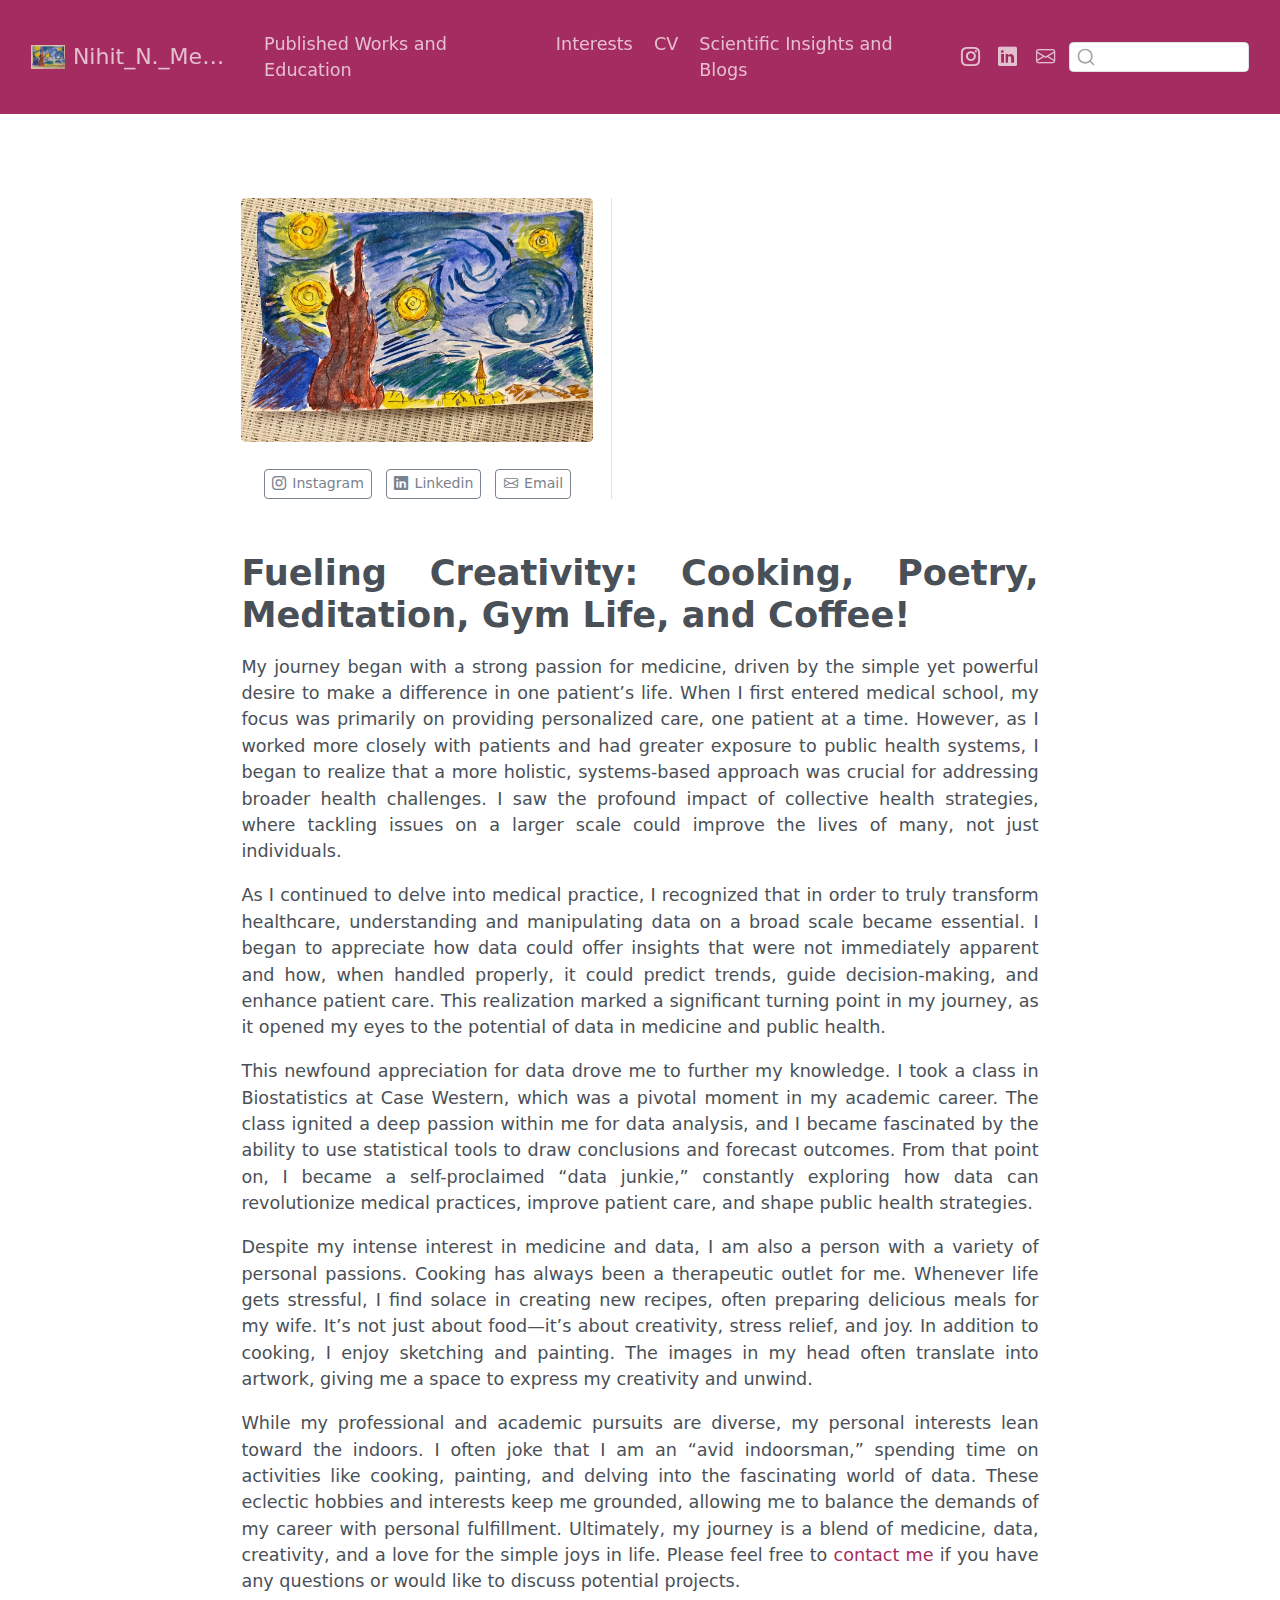
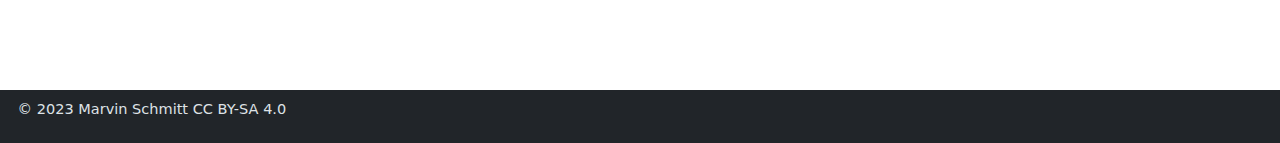
<file: docs/index.html>
<!DOCTYPE html>
<html xmlns="http://www.w3.org/1999/xhtml" lang="en" xml:lang="en"><head>

<meta charset="utf-8">
<meta name="generator" content="quarto-1.5.57">

<meta name="viewport" content="width=device-width, initial-scale=1.0, user-scalable=yes">


<title>Nihit_N._Mehta</title>
<style>
code{white-space: pre-wrap;}
span.smallcaps{font-variant: small-caps;}
div.columns{display: flex; gap: min(4vw, 1.5em);}
div.column{flex: auto; overflow-x: auto;}
div.hanging-indent{margin-left: 1.5em; text-indent: -1.5em;}
ul.task-list{list-style: none;}
ul.task-list li input[type="checkbox"] {
  width: 0.8em;
  margin: 0 0.8em 0.2em -1em; /* quarto-specific, see https://github.com/quarto-dev/quarto-cli/issues/4556 */ 
  vertical-align: middle;
}
</style>


<script src="site_libs/quarto-nav/quarto-nav.js"></script>
<script src="site_libs/clipboard/clipboard.min.js"></script>
<script src="site_libs/quarto-search/autocomplete.umd.js"></script>
<script src="site_libs/quarto-search/fuse.min.js"></script>
<script src="site_libs/quarto-search/quarto-search.js"></script>
<meta name="quarto:offset" content="./">
<link href="./img/favicon.png" rel="icon" type="image/png">
<script src="site_libs/quarto-html/quarto.js"></script>
<script src="site_libs/quarto-html/popper.min.js"></script>
<script src="site_libs/quarto-html/tippy.umd.min.js"></script>
<link href="site_libs/quarto-html/tippy.css" rel="stylesheet">
<link href="site_libs/quarto-html/quarto-syntax-highlighting.css" rel="stylesheet" id="quarto-text-highlighting-styles">
<script src="site_libs/bootstrap/bootstrap.min.js"></script>
<link href="site_libs/bootstrap/bootstrap-icons.css" rel="stylesheet">
<link href="site_libs/bootstrap/bootstrap.min.css" rel="stylesheet" id="quarto-bootstrap" data-mode="light">
<script id="quarto-search-options" type="application/json">{
  "location": "navbar",
  "copy-button": false,
  "collapse-after": 3,
  "panel-placement": "end",
  "type": "textbox",
  "limit": 50,
  "keyboard-shortcut": [
    "f",
    "/",
    "s"
  ],
  "language": {
    "search-no-results-text": "No results",
    "search-matching-documents-text": "matching documents",
    "search-copy-link-title": "Copy link to search",
    "search-hide-matches-text": "Hide additional matches",
    "search-more-match-text": "more match in this document",
    "search-more-matches-text": "more matches in this document",
    "search-clear-button-title": "Clear",
    "search-text-placeholder": "",
    "search-detached-cancel-button-title": "Cancel",
    "search-submit-button-title": "Submit",
    "search-label": "Search"
  }
}</script>


</head>

<body class="nav-fixed fullcontent">

<div id="quarto-search-results"></div>
  <header id="quarto-header" class="headroom fixed-top">
    <nav class="navbar navbar-expand-lg " data-bs-theme="dark">
      <div class="navbar-container container-fluid">
      <div class="navbar-brand-container mx-auto">
    <a href="./index.html" class="navbar-brand navbar-brand-logo">
    <img src="./img/logo.png" alt="" class="navbar-logo">
    </a>
    <a class="navbar-brand" href="./index.html">
    <span class="navbar-title">Nihit_N._Mehta</span>
    </a>
  </div>
            <div id="quarto-search" class="" title="Search"></div>
          <button class="navbar-toggler" type="button" data-bs-toggle="collapse" data-bs-target="#navbarCollapse" aria-controls="navbarCollapse" role="menu" aria-expanded="false" aria-label="Toggle navigation" onclick="if (window.quartoToggleHeadroom) { window.quartoToggleHeadroom(); }">
  <span class="navbar-toggler-icon"></span>
</button>
          <div class="collapse navbar-collapse" id="navbarCollapse">
            <ul class="navbar-nav navbar-nav-scroll me-auto">
  <li class="nav-item">
    <a class="nav-link" href="./publishedworksandeducation/index.html"> 
<span class="menu-text">Published Works and Education</span></a>
  </li>  
  <li class="nav-item">
    <a class="nav-link" href="./interests/index.html"> 
<span class="menu-text">Interests</span></a>
  </li>  
  <li class="nav-item">
    <a class="nav-link" href="./cv/index.html"> 
<span class="menu-text">CV</span></a>
  </li>  
  <li class="nav-item">
    <a class="nav-link" href="./Scientific Insights and Blogs/index.html"> 
<span class="menu-text">Scientific Insights and Blogs</span></a>
  </li>  
</ul>
            <ul class="navbar-nav navbar-nav-scroll ms-auto">
  <li class="nav-item compact">
    <a class="nav-link" href="https://www.instagram.com/nnmehta08?igsh=MXFmeDZuMnY0Z25qMg%3D%3D&amp;utm_source=qr"> <i class="bi bi-instagram" role="img">
</i> 
<span class="menu-text"></span></a>
  </li>  
  <li class="nav-item compact">
    <a class="nav-link" href="https://www.linkedin.com/in/marvin-schmitt-a85b321a2/"> <i class="bi bi-linkedin" role="img">
</i> 
<span class="menu-text"></span></a>
  </li>  
  <li class="nav-item compact">
    <a class="nav-link" href="mailto:nnm32@case.edu"> <i class="bi bi-envelope" role="img" aria-label="email">
</i> 
<span class="menu-text"></span></a>
  </li>  
</ul>
          </div> <!-- /navcollapse -->
            <div class="quarto-navbar-tools">
</div>
      </div> <!-- /container-fluid -->
    </nav>
</header>
<!-- content -->
<div id="quarto-content" class="quarto-container page-columns page-rows-contents page-layout-article page-navbar">
<!-- sidebar -->
<!-- margin-sidebar -->
    
<!-- main -->
<main class="content" id="quarto-document-content">




<div class="quarto-about-trestles">
  <div class="about-entity">
    <img src="img/my_image.jpg" class="about-image
  rounded " style="width: 20em;">
    <div class="about-links">
  <a href="https://www.instagram.com/nnmehta08?igsh=MXFmeDZuMnY0Z25qMg%3D%3D&amp;utm_source=qr" class="about-link" rel="" target="">
    <i class="bi bi-instagram"></i>
     <span class="about-link-text">Instagram</span>
  </a>
  <a href="https://www.linkedin.com/in/marvin-schmitt-a85b321a2/" class="about-link" rel="" target="">
    <i class="bi bi-linkedin"></i>
     <span class="about-link-text">Linkedin</span>
  </a>
  <a href="mailto:nnm32@case.edu" class="about-link" rel="" target="">
    <i class="bi bi-envelope"></i>
     <span class="about-link-text">Email</span>
  </a>
</div>
  </div>
  <div class="about-contents"><div id="about-block">
</div></div>
</div>

<section id="fueling-creativity-cooking-poetry-meditation-gym-life-and-coffee" class="level1" style="text-align: justify;">
<h1>Fueling Creativity: Cooking, Poetry, Meditation, Gym Life, and Coffee!</h1>
<p>My journey began with a strong passion for medicine, driven by the simple yet powerful desire to make a difference in one patient’s life. When I first entered medical school, my focus was primarily on providing personalized care, one patient at a time. However, as I worked more closely with patients and had greater exposure to public health systems, I began to realize that a more holistic, systems-based approach was crucial for addressing broader health challenges. I saw the profound impact of collective health strategies, where tackling issues on a larger scale could improve the lives of many, not just individuals.</p>
<p>As I continued to delve into medical practice, I recognized that in order to truly transform healthcare, understanding and manipulating data on a broad scale became essential. I began to appreciate how data could offer insights that were not immediately apparent and how, when handled properly, it could predict trends, guide decision-making, and enhance patient care. This realization marked a significant turning point in my journey, as it opened my eyes to the potential of data in medicine and public health.</p>
<p>This newfound appreciation for data drove me to further my knowledge. I took a class in Biostatistics at Case Western, which was a pivotal moment in my academic career. The class ignited a deep passion within me for data analysis, and I became fascinated by the ability to use statistical tools to draw conclusions and forecast outcomes. From that point on, I became a self-proclaimed “data junkie,” constantly exploring how data can revolutionize medical practices, improve patient care, and shape public health strategies.</p>
<p>Despite my intense interest in medicine and data, I am also a person with a variety of personal passions. Cooking has always been a therapeutic outlet for me. Whenever life gets stressful, I find solace in creating new recipes, often preparing delicious meals for my wife. It’s not just about food—it’s about creativity, stress relief, and joy. In addition to cooking, I enjoy sketching and painting. The images in my head often translate into artwork, giving me a space to express my creativity and unwind.</p>
<p>While my professional and academic pursuits are diverse, my personal interests lean toward the indoors. I often joke that I am an “avid indoorsman,” spending time on activities like cooking, painting, and delving into the fascinating world of data. These eclectic hobbies and interests keep me grounded, allowing me to balance the demands of my career with personal fulfillment. Ultimately, my journey is a blend of medicine, data, creativity, and a love for the simple joys in life. Please feel free to <a href="mailto:nnm32@case.edu">contact me</a> if you have any questions or would like to discuss potential projects.</p>
</section>




</main> <!-- /main -->
<script id="quarto-html-after-body" type="application/javascript">
window.document.addEventListener("DOMContentLoaded", function (event) {
  const toggleBodyColorMode = (bsSheetEl) => {
    const mode = bsSheetEl.getAttribute("data-mode");
    const bodyEl = window.document.querySelector("body");
    if (mode === "dark") {
      bodyEl.classList.add("quarto-dark");
      bodyEl.classList.remove("quarto-light");
    } else {
      bodyEl.classList.add("quarto-light");
      bodyEl.classList.remove("quarto-dark");
    }
  }
  const toggleBodyColorPrimary = () => {
    const bsSheetEl = window.document.querySelector("link#quarto-bootstrap");
    if (bsSheetEl) {
      toggleBodyColorMode(bsSheetEl);
    }
  }
  toggleBodyColorPrimary();  
  const isCodeAnnotation = (el) => {
    for (const clz of el.classList) {
      if (clz.startsWith('code-annotation-')) {                     
        return true;
      }
    }
    return false;
  }
  const onCopySuccess = function(e) {
    // button target
    const button = e.trigger;
    // don't keep focus
    button.blur();
    // flash "checked"
    button.classList.add('code-copy-button-checked');
    var currentTitle = button.getAttribute("title");
    button.setAttribute("title", "Copied!");
    let tooltip;
    if (window.bootstrap) {
      button.setAttribute("data-bs-toggle", "tooltip");
      button.setAttribute("data-bs-placement", "left");
      button.setAttribute("data-bs-title", "Copied!");
      tooltip = new bootstrap.Tooltip(button, 
        { trigger: "manual", 
          customClass: "code-copy-button-tooltip",
          offset: [0, -8]});
      tooltip.show();    
    }
    setTimeout(function() {
      if (tooltip) {
        tooltip.hide();
        button.removeAttribute("data-bs-title");
        button.removeAttribute("data-bs-toggle");
        button.removeAttribute("data-bs-placement");
      }
      button.setAttribute("title", currentTitle);
      button.classList.remove('code-copy-button-checked');
    }, 1000);
    // clear code selection
    e.clearSelection();
  }
  const getTextToCopy = function(trigger) {
      const codeEl = trigger.previousElementSibling.cloneNode(true);
      for (const childEl of codeEl.children) {
        if (isCodeAnnotation(childEl)) {
          childEl.remove();
        }
      }
      return codeEl.innerText;
  }
  const clipboard = new window.ClipboardJS('.code-copy-button:not([data-in-quarto-modal])', {
    text: getTextToCopy
  });
  clipboard.on('success', onCopySuccess);
  if (window.document.getElementById('quarto-embedded-source-code-modal')) {
    // For code content inside modals, clipBoardJS needs to be initialized with a container option
    // TODO: Check when it could be a function (https://github.com/zenorocha/clipboard.js/issues/860)
    const clipboardModal = new window.ClipboardJS('.code-copy-button[data-in-quarto-modal]', {
      text: getTextToCopy,
      container: window.document.getElementById('quarto-embedded-source-code-modal')
    });
    clipboardModal.on('success', onCopySuccess);
  }
    var localhostRegex = new RegExp(/^(?:http|https):\/\/localhost\:?[0-9]*\//);
    var mailtoRegex = new RegExp(/^mailto:/);
      var filterRegex = new RegExp('/' + window.location.host + '/');
    var isInternal = (href) => {
        return filterRegex.test(href) || localhostRegex.test(href) || mailtoRegex.test(href);
    }
    // Inspect non-navigation links and adorn them if external
 	var links = window.document.querySelectorAll('a[href]:not(.nav-link):not(.navbar-brand):not(.toc-action):not(.sidebar-link):not(.sidebar-item-toggle):not(.pagination-link):not(.no-external):not([aria-hidden]):not(.dropdown-item):not(.quarto-navigation-tool):not(.about-link)');
    for (var i=0; i<links.length; i++) {
      const link = links[i];
      if (!isInternal(link.href)) {
        // undo the damage that might have been done by quarto-nav.js in the case of
        // links that we want to consider external
        if (link.dataset.originalHref !== undefined) {
          link.href = link.dataset.originalHref;
        }
      }
    }
  function tippyHover(el, contentFn, onTriggerFn, onUntriggerFn) {
    const config = {
      allowHTML: true,
      maxWidth: 500,
      delay: 100,
      arrow: false,
      appendTo: function(el) {
          return el.parentElement;
      },
      interactive: true,
      interactiveBorder: 10,
      theme: 'quarto',
      placement: 'bottom-start',
    };
    if (contentFn) {
      config.content = contentFn;
    }
    if (onTriggerFn) {
      config.onTrigger = onTriggerFn;
    }
    if (onUntriggerFn) {
      config.onUntrigger = onUntriggerFn;
    }
    window.tippy(el, config); 
  }
  const noterefs = window.document.querySelectorAll('a[role="doc-noteref"]');
  for (var i=0; i<noterefs.length; i++) {
    const ref = noterefs[i];
    tippyHover(ref, function() {
      // use id or data attribute instead here
      let href = ref.getAttribute('data-footnote-href') || ref.getAttribute('href');
      try { href = new URL(href).hash; } catch {}
      const id = href.replace(/^#\/?/, "");
      const note = window.document.getElementById(id);
      if (note) {
        return note.innerHTML;
      } else {
        return "";
      }
    });
  }
  const xrefs = window.document.querySelectorAll('a.quarto-xref');
  const processXRef = (id, note) => {
    // Strip column container classes
    const stripColumnClz = (el) => {
      el.classList.remove("page-full", "page-columns");
      if (el.children) {
        for (const child of el.children) {
          stripColumnClz(child);
        }
      }
    }
    stripColumnClz(note)
    if (id === null || id.startsWith('sec-')) {
      // Special case sections, only their first couple elements
      const container = document.createElement("div");
      if (note.children && note.children.length > 2) {
        container.appendChild(note.children[0].cloneNode(true));
        for (let i = 1; i < note.children.length; i++) {
          const child = note.children[i];
          if (child.tagName === "P" && child.innerText === "") {
            continue;
          } else {
            container.appendChild(child.cloneNode(true));
            break;
          }
        }
        if (window.Quarto?.typesetMath) {
          window.Quarto.typesetMath(container);
        }
        return container.innerHTML
      } else {
        if (window.Quarto?.typesetMath) {
          window.Quarto.typesetMath(note);
        }
        return note.innerHTML;
      }
    } else {
      // Remove any anchor links if they are present
      const anchorLink = note.querySelector('a.anchorjs-link');
      if (anchorLink) {
        anchorLink.remove();
      }
      if (window.Quarto?.typesetMath) {
        window.Quarto.typesetMath(note);
      }
      // TODO in 1.5, we should make sure this works without a callout special case
      if (note.classList.contains("callout")) {
        return note.outerHTML;
      } else {
        return note.innerHTML;
      }
    }
  }
  for (var i=0; i<xrefs.length; i++) {
    const xref = xrefs[i];
    tippyHover(xref, undefined, function(instance) {
      instance.disable();
      let url = xref.getAttribute('href');
      let hash = undefined; 
      if (url.startsWith('#')) {
        hash = url;
      } else {
        try { hash = new URL(url).hash; } catch {}
      }
      if (hash) {
        const id = hash.replace(/^#\/?/, "");
        const note = window.document.getElementById(id);
        if (note !== null) {
          try {
            const html = processXRef(id, note.cloneNode(true));
            instance.setContent(html);
          } finally {
            instance.enable();
            instance.show();
          }
        } else {
          // See if we can fetch this
          fetch(url.split('#')[0])
          .then(res => res.text())
          .then(html => {
            const parser = new DOMParser();
            const htmlDoc = parser.parseFromString(html, "text/html");
            const note = htmlDoc.getElementById(id);
            if (note !== null) {
              const html = processXRef(id, note);
              instance.setContent(html);
            } 
          }).finally(() => {
            instance.enable();
            instance.show();
          });
        }
      } else {
        // See if we can fetch a full url (with no hash to target)
        // This is a special case and we should probably do some content thinning / targeting
        fetch(url)
        .then(res => res.text())
        .then(html => {
          const parser = new DOMParser();
          const htmlDoc = parser.parseFromString(html, "text/html");
          const note = htmlDoc.querySelector('main.content');
          if (note !== null) {
            // This should only happen for chapter cross references
            // (since there is no id in the URL)
            // remove the first header
            if (note.children.length > 0 && note.children[0].tagName === "HEADER") {
              note.children[0].remove();
            }
            const html = processXRef(null, note);
            instance.setContent(html);
          } 
        }).finally(() => {
          instance.enable();
          instance.show();
        });
      }
    }, function(instance) {
    });
  }
      let selectedAnnoteEl;
      const selectorForAnnotation = ( cell, annotation) => {
        let cellAttr = 'data-code-cell="' + cell + '"';
        let lineAttr = 'data-code-annotation="' +  annotation + '"';
        const selector = 'span[' + cellAttr + '][' + lineAttr + ']';
        return selector;
      }
      const selectCodeLines = (annoteEl) => {
        const doc = window.document;
        const targetCell = annoteEl.getAttribute("data-target-cell");
        const targetAnnotation = annoteEl.getAttribute("data-target-annotation");
        const annoteSpan = window.document.querySelector(selectorForAnnotation(targetCell, targetAnnotation));
        const lines = annoteSpan.getAttribute("data-code-lines").split(",");
        const lineIds = lines.map((line) => {
          return targetCell + "-" + line;
        })
        let top = null;
        let height = null;
        let parent = null;
        if (lineIds.length > 0) {
            //compute the position of the single el (top and bottom and make a div)
            const el = window.document.getElementById(lineIds[0]);
            top = el.offsetTop;
            height = el.offsetHeight;
            parent = el.parentElement.parentElement;
          if (lineIds.length > 1) {
            const lastEl = window.document.getElementById(lineIds[lineIds.length - 1]);
            const bottom = lastEl.offsetTop + lastEl.offsetHeight;
            height = bottom - top;
          }
          if (top !== null && height !== null && parent !== null) {
            // cook up a div (if necessary) and position it 
            let div = window.document.getElementById("code-annotation-line-highlight");
            if (div === null) {
              div = window.document.createElement("div");
              div.setAttribute("id", "code-annotation-line-highlight");
              div.style.position = 'absolute';
              parent.appendChild(div);
            }
            div.style.top = top - 2 + "px";
            div.style.height = height + 4 + "px";
            div.style.left = 0;
            let gutterDiv = window.document.getElementById("code-annotation-line-highlight-gutter");
            if (gutterDiv === null) {
              gutterDiv = window.document.createElement("div");
              gutterDiv.setAttribute("id", "code-annotation-line-highlight-gutter");
              gutterDiv.style.position = 'absolute';
              const codeCell = window.document.getElementById(targetCell);
              const gutter = codeCell.querySelector('.code-annotation-gutter');
              gutter.appendChild(gutterDiv);
            }
            gutterDiv.style.top = top - 2 + "px";
            gutterDiv.style.height = height + 4 + "px";
          }
          selectedAnnoteEl = annoteEl;
        }
      };
      const unselectCodeLines = () => {
        const elementsIds = ["code-annotation-line-highlight", "code-annotation-line-highlight-gutter"];
        elementsIds.forEach((elId) => {
          const div = window.document.getElementById(elId);
          if (div) {
            div.remove();
          }
        });
        selectedAnnoteEl = undefined;
      };
        // Handle positioning of the toggle
    window.addEventListener(
      "resize",
      throttle(() => {
        elRect = undefined;
        if (selectedAnnoteEl) {
          selectCodeLines(selectedAnnoteEl);
        }
      }, 10)
    );
    function throttle(fn, ms) {
    let throttle = false;
    let timer;
      return (...args) => {
        if(!throttle) { // first call gets through
            fn.apply(this, args);
            throttle = true;
        } else { // all the others get throttled
            if(timer) clearTimeout(timer); // cancel #2
            timer = setTimeout(() => {
              fn.apply(this, args);
              timer = throttle = false;
            }, ms);
        }
      };
    }
      // Attach click handler to the DT
      const annoteDls = window.document.querySelectorAll('dt[data-target-cell]');
      for (const annoteDlNode of annoteDls) {
        annoteDlNode.addEventListener('click', (event) => {
          const clickedEl = event.target;
          if (clickedEl !== selectedAnnoteEl) {
            unselectCodeLines();
            const activeEl = window.document.querySelector('dt[data-target-cell].code-annotation-active');
            if (activeEl) {
              activeEl.classList.remove('code-annotation-active');
            }
            selectCodeLines(clickedEl);
            clickedEl.classList.add('code-annotation-active');
          } else {
            // Unselect the line
            unselectCodeLines();
            clickedEl.classList.remove('code-annotation-active');
          }
        });
      }
  const findCites = (el) => {
    const parentEl = el.parentElement;
    if (parentEl) {
      const cites = parentEl.dataset.cites;
      if (cites) {
        return {
          el,
          cites: cites.split(' ')
        };
      } else {
        return findCites(el.parentElement)
      }
    } else {
      return undefined;
    }
  };
  var bibliorefs = window.document.querySelectorAll('a[role="doc-biblioref"]');
  for (var i=0; i<bibliorefs.length; i++) {
    const ref = bibliorefs[i];
    const citeInfo = findCites(ref);
    if (citeInfo) {
      tippyHover(citeInfo.el, function() {
        var popup = window.document.createElement('div');
        citeInfo.cites.forEach(function(cite) {
          var citeDiv = window.document.createElement('div');
          citeDiv.classList.add('hanging-indent');
          citeDiv.classList.add('csl-entry');
          var biblioDiv = window.document.getElementById('ref-' + cite);
          if (biblioDiv) {
            citeDiv.innerHTML = biblioDiv.innerHTML;
          }
          popup.appendChild(citeDiv);
        });
        return popup.innerHTML;
      });
    }
  }
});
</script>
</div> <!-- /content -->
<footer class="footer">
  <div class="nav-footer">
    <div class="nav-footer-left">
<p><span class="faux-block">© 2023 Marvin Schmitt CC BY-SA 4.0</span></p>
</div>   
    <div class="nav-footer-center">
      &nbsp;
    </div>
    <div class="nav-footer-right">
      &nbsp;
    </div>
  </div>
</footer>




</body></html>
</file>
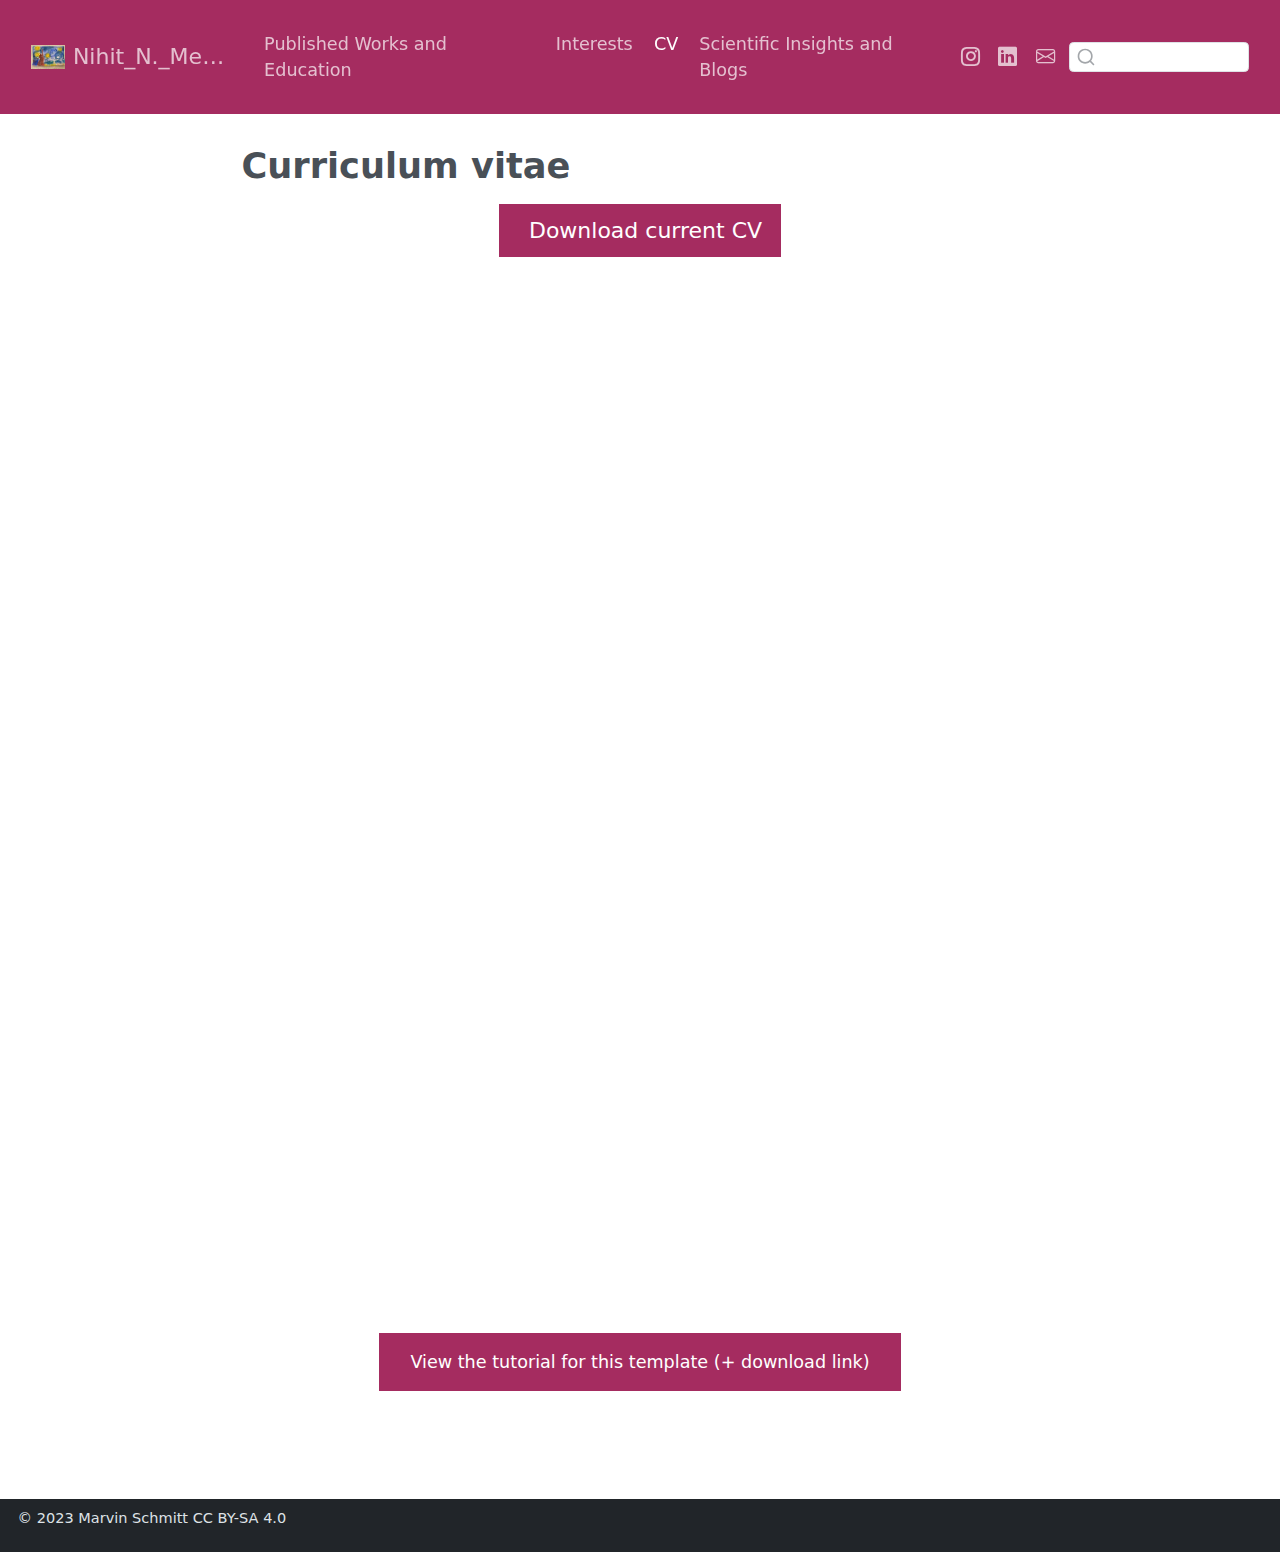
<file: docs/cv/index.html>
<!DOCTYPE html>
<html xmlns="http://www.w3.org/1999/xhtml" lang="en" xml:lang="en"><head>
<meta http-equiv="Content-Type" content="text/html; charset=UTF-8">
<meta charset="utf-8">
<meta name="generator" content="quarto-1.5.57">
<meta name="viewport" content="width=device-width, initial-scale=1.0, user-scalable=yes">
<title>Curriculum vitae – Nihit_N._Mehta</title>
<style>
code{white-space: pre-wrap;}
span.smallcaps{font-variant: small-caps;}
div.columns{display: flex; gap: min(4vw, 1.5em);}
div.column{flex: auto; overflow-x: auto;}
div.hanging-indent{margin-left: 1.5em; text-indent: -1.5em;}
ul.task-list{list-style: none;}
ul.task-list li input[type="checkbox"] {
  width: 0.8em;
  margin: 0 0.8em 0.2em -1em; /* quarto-specific, see https://github.com/quarto-dev/quarto-cli/issues/4556 */ 
  vertical-align: middle;
}
</style>

<script src="../site_libs/quarto-nav/quarto-nav.js"></script>
<script src="../site_libs/clipboard/clipboard.min.js"></script>
<script src="../site_libs/quarto-search/autocomplete.umd.js"></script>
<script src="../site_libs/quarto-search/fuse.min.js"></script>
<script src="../site_libs/quarto-search/quarto-search.js"></script>
<meta name="quarto:offset" content="../">
<link href="../img/favicon.png" rel="icon" type="image/png">
<script src="../site_libs/quarto-html/quarto.js"></script>
<script src="../site_libs/quarto-html/popper.min.js"></script>
<script src="../site_libs/quarto-html/tippy.umd.min.js"></script>
<script src="../site_libs/quarto-html/anchor.min.js"></script>
<link href="../site_libs/quarto-html/tippy.css" rel="stylesheet">
<link href="../site_libs/quarto-html/quarto-syntax-highlighting.css" rel="stylesheet" id="quarto-text-highlighting-styles">
<script src="../site_libs/bootstrap/bootstrap.min.js"></script>
<link href="../site_libs/bootstrap/bootstrap-icons.css" rel="stylesheet">
<link href="../site_libs/bootstrap/bootstrap.min.css" rel="stylesheet" id="quarto-bootstrap" data-mode="light"><script id="quarto-search-options" type="application/json">{
  "location": "navbar",
  "copy-button": false,
  "collapse-after": 3,
  "panel-placement": "end",
  "type": "textbox",
  "limit": 50,
  "keyboard-shortcut": [
    "f",
    "/",
    "s"
  ],
  "language": {
    "search-no-results-text": "No results",
    "search-matching-documents-text": "matching documents",
    "search-copy-link-title": "Copy link to search",
    "search-hide-matches-text": "Hide additional matches",
    "search-more-match-text": "more match in this document",
    "search-more-matches-text": "more matches in this document",
    "search-clear-button-title": "Clear",
    "search-text-placeholder": "",
    "search-detached-cancel-button-title": "Cancel",
    "search-submit-button-title": "Submit",
    "search-label": "Search"
  }
}</script>
</head>
<body class="nav-fixed fullcontent">

<div id="quarto-search-results"></div>
  <header id="quarto-header" class="headroom fixed-top"><nav class="navbar navbar-expand-lg " data-bs-theme="dark"><div class="navbar-container container-fluid">
      <div class="navbar-brand-container mx-auto">
    <a href="../index.html" class="navbar-brand navbar-brand-logo">
    <img src="../img/logo.png" alt="" class="navbar-logo"></a>
    <a class="navbar-brand" href="../index.html">
    <span class="navbar-title">Nihit_N._Mehta</span>
    </a>
  </div>
            <div id="quarto-search" class="" title="Search"></div>
          <button class="navbar-toggler" type="button" data-bs-toggle="collapse" data-bs-target="#navbarCollapse" aria-controls="navbarCollapse" role="menu" aria-expanded="false" aria-label="Toggle navigation" onclick="if (window.quartoToggleHeadroom) { window.quartoToggleHeadroom(); }">
  <span class="navbar-toggler-icon"></span>
</button>
          <div class="collapse navbar-collapse" id="navbarCollapse">
            <ul class="navbar-nav navbar-nav-scroll me-auto">
<li class="nav-item">
    <a class="nav-link" href="../publishedworksandeducation/index.html"> 
<span class="menu-text">Published Works and Education</span></a>
  </li>  
  <li class="nav-item">
    <a class="nav-link" href="../interests/index.html"> 
<span class="menu-text">Interests</span></a>
  </li>  
  <li class="nav-item">
    <a class="nav-link active" href="../cv/index.html" aria-current="page"> 
<span class="menu-text">CV</span></a>
  </li>  
  <li class="nav-item">
    <a class="nav-link" href="../Scientific Insights and Blogs/index.html"> 
<span class="menu-text">Scientific Insights and Blogs</span></a>
  </li>  
</ul>
<ul class="navbar-nav navbar-nav-scroll ms-auto">
<li class="nav-item compact">
    <a class="nav-link" href="https://www.instagram.com/nnmehta08?igsh=MXFmeDZuMnY0Z25qMg%3D%3D&amp;utm_source=qr"> <i class="bi bi-instagram" role="img">
</i> 
<span class="menu-text"></span></a>
  </li>  
  <li class="nav-item compact">
    <a class="nav-link" href="https://www.linkedin.com/in/marvin-schmitt-a85b321a2/"> <i class="bi bi-linkedin" role="img">
</i> 
<span class="menu-text"></span></a>
  </li>  
  <li class="nav-item compact">
    <a class="nav-link" href="mailto:nnm32@case.edu"> <i class="bi bi-envelope" role="img" aria-label="email">
</i> 
<span class="menu-text"></span></a>
  </li>  
</ul>
</div> <!-- /navcollapse -->
            <div class="quarto-navbar-tools">
</div>
      </div> <!-- /container-fluid -->
    </nav></header><!-- content --><div id="quarto-content" class="quarto-container page-columns page-rows-contents page-layout-article page-navbar">
<!-- sidebar -->
<!-- margin-sidebar -->
    
<!-- main -->
<main class="content" id="quarto-document-content"><header id="title-block-header" class="quarto-title-block default"><div class="quarto-title">
<h1 class="title">Curriculum vitae</h1>
</div>



<div class="quarto-title-meta">

    
  
    
  </div>
  


</header><div class="cell">
<style type="text/css">
.embed-container {
    position: relative;
    padding-bottom: 129%;
    height: 0;
    overflow: hidden;
    max-width: 100%;
}
.embed-container iframe,
.embed-container object,
.embed-container embed {
    position: absolute;
    top: 0;
    left: 0;
    width: 100%;
    height: 100%;
}
</style>
</div>
<p class="text-center">
  <a class="btn btn-primary btn-lg cv-download" href="cv.pdf" target="_blank">
    <i class="fa-solid fa-file-arrow-down"></i> Download current CV
  </a>
</p>
<div class="embed-container">
  <iframe src="cv.pdf#toolbar=0" style="border: 0.5px;width: 100%;"></iframe>
</div>
<div style="margin: 30px; text-align: center;">
<a class="btn btn-primary" href="https://www.marvinschmitt.com/blog/website-tutorial-quarto/" role="button" target="_blank" style="padding: 15px 30px;">View the tutorial for this template (+ download link)</a>
</div>



</main><!-- /main --><script id="quarto-html-after-body" type="application/javascript">
window.document.addEventListener("DOMContentLoaded", function (event) {
  const toggleBodyColorMode = (bsSheetEl) => {
    const mode = bsSheetEl.getAttribute("data-mode");
    const bodyEl = window.document.querySelector("body");
    if (mode === "dark") {
      bodyEl.classList.add("quarto-dark");
      bodyEl.classList.remove("quarto-light");
    } else {
      bodyEl.classList.add("quarto-light");
      bodyEl.classList.remove("quarto-dark");
    }
  }
  const toggleBodyColorPrimary = () => {
    const bsSheetEl = window.document.querySelector("link#quarto-bootstrap");
    if (bsSheetEl) {
      toggleBodyColorMode(bsSheetEl);
    }
  }
  toggleBodyColorPrimary();  
  const icon = "";
  const anchorJS = new window.AnchorJS();
  anchorJS.options = {
    placement: 'right',
    icon: icon
  };
  anchorJS.add('.anchored');
  const isCodeAnnotation = (el) => {
    for (const clz of el.classList) {
      if (clz.startsWith('code-annotation-')) {                     
        return true;
      }
    }
    return false;
  }
  const onCopySuccess = function(e) {
    // button target
    const button = e.trigger;
    // don't keep focus
    button.blur();
    // flash "checked"
    button.classList.add('code-copy-button-checked');
    var currentTitle = button.getAttribute("title");
    button.setAttribute("title", "Copied!");
    let tooltip;
    if (window.bootstrap) {
      button.setAttribute("data-bs-toggle", "tooltip");
      button.setAttribute("data-bs-placement", "left");
      button.setAttribute("data-bs-title", "Copied!");
      tooltip = new bootstrap.Tooltip(button, 
        { trigger: "manual", 
          customClass: "code-copy-button-tooltip",
          offset: [0, -8]});
      tooltip.show();    
    }
    setTimeout(function() {
      if (tooltip) {
        tooltip.hide();
        button.removeAttribute("data-bs-title");
        button.removeAttribute("data-bs-toggle");
        button.removeAttribute("data-bs-placement");
      }
      button.setAttribute("title", currentTitle);
      button.classList.remove('code-copy-button-checked');
    }, 1000);
    // clear code selection
    e.clearSelection();
  }
  const getTextToCopy = function(trigger) {
      const codeEl = trigger.previousElementSibling.cloneNode(true);
      for (const childEl of codeEl.children) {
        if (isCodeAnnotation(childEl)) {
          childEl.remove();
        }
      }
      return codeEl.innerText;
  }
  const clipboard = new window.ClipboardJS('.code-copy-button:not([data-in-quarto-modal])', {
    text: getTextToCopy
  });
  clipboard.on('success', onCopySuccess);
  if (window.document.getElementById('quarto-embedded-source-code-modal')) {
    // For code content inside modals, clipBoardJS needs to be initialized with a container option
    // TODO: Check when it could be a function (https://github.com/zenorocha/clipboard.js/issues/860)
    const clipboardModal = new window.ClipboardJS('.code-copy-button[data-in-quarto-modal]', {
      text: getTextToCopy,
      container: window.document.getElementById('quarto-embedded-source-code-modal')
    });
    clipboardModal.on('success', onCopySuccess);
  }
    var localhostRegex = new RegExp(/^(?:http|https):\/\/localhost\:?[0-9]*\//);
    var mailtoRegex = new RegExp(/^mailto:/);
      var filterRegex = new RegExp('/' + window.location.host + '/');
    var isInternal = (href) => {
        return filterRegex.test(href) || localhostRegex.test(href) || mailtoRegex.test(href);
    }
    // Inspect non-navigation links and adorn them if external
 	var links = window.document.querySelectorAll('a[href]:not(.nav-link):not(.navbar-brand):not(.toc-action):not(.sidebar-link):not(.sidebar-item-toggle):not(.pagination-link):not(.no-external):not([aria-hidden]):not(.dropdown-item):not(.quarto-navigation-tool):not(.about-link)');
    for (var i=0; i<links.length; i++) {
      const link = links[i];
      if (!isInternal(link.href)) {
        // undo the damage that might have been done by quarto-nav.js in the case of
        // links that we want to consider external
        if (link.dataset.originalHref !== undefined) {
          link.href = link.dataset.originalHref;
        }
      }
    }
  function tippyHover(el, contentFn, onTriggerFn, onUntriggerFn) {
    const config = {
      allowHTML: true,
      maxWidth: 500,
      delay: 100,
      arrow: false,
      appendTo: function(el) {
          return el.parentElement;
      },
      interactive: true,
      interactiveBorder: 10,
      theme: 'quarto',
      placement: 'bottom-start',
    };
    if (contentFn) {
      config.content = contentFn;
    }
    if (onTriggerFn) {
      config.onTrigger = onTriggerFn;
    }
    if (onUntriggerFn) {
      config.onUntrigger = onUntriggerFn;
    }
    window.tippy(el, config); 
  }
  const noterefs = window.document.querySelectorAll('a[role="doc-noteref"]');
  for (var i=0; i<noterefs.length; i++) {
    const ref = noterefs[i];
    tippyHover(ref, function() {
      // use id or data attribute instead here
      let href = ref.getAttribute('data-footnote-href') || ref.getAttribute('href');
      try { href = new URL(href).hash; } catch {}
      const id = href.replace(/^#\/?/, "");
      const note = window.document.getElementById(id);
      if (note) {
        return note.innerHTML;
      } else {
        return "";
      }
    });
  }
  const xrefs = window.document.querySelectorAll('a.quarto-xref');
  const processXRef = (id, note) => {
    // Strip column container classes
    const stripColumnClz = (el) => {
      el.classList.remove("page-full", "page-columns");
      if (el.children) {
        for (const child of el.children) {
          stripColumnClz(child);
        }
      }
    }
    stripColumnClz(note)
    if (id === null || id.startsWith('sec-')) {
      // Special case sections, only their first couple elements
      const container = document.createElement("div");
      if (note.children && note.children.length > 2) {
        container.appendChild(note.children[0].cloneNode(true));
        for (let i = 1; i < note.children.length; i++) {
          const child = note.children[i];
          if (child.tagName === "P" && child.innerText === "") {
            continue;
          } else {
            container.appendChild(child.cloneNode(true));
            break;
          }
        }
        if (window.Quarto?.typesetMath) {
          window.Quarto.typesetMath(container);
        }
        return container.innerHTML
      } else {
        if (window.Quarto?.typesetMath) {
          window.Quarto.typesetMath(note);
        }
        return note.innerHTML;
      }
    } else {
      // Remove any anchor links if they are present
      const anchorLink = note.querySelector('a.anchorjs-link');
      if (anchorLink) {
        anchorLink.remove();
      }
      if (window.Quarto?.typesetMath) {
        window.Quarto.typesetMath(note);
      }
      // TODO in 1.5, we should make sure this works without a callout special case
      if (note.classList.contains("callout")) {
        return note.outerHTML;
      } else {
        return note.innerHTML;
      }
    }
  }
  for (var i=0; i<xrefs.length; i++) {
    const xref = xrefs[i];
    tippyHover(xref, undefined, function(instance) {
      instance.disable();
      let url = xref.getAttribute('href');
      let hash = undefined; 
      if (url.startsWith('#')) {
        hash = url;
      } else {
        try { hash = new URL(url).hash; } catch {}
      }
      if (hash) {
        const id = hash.replace(/^#\/?/, "");
        const note = window.document.getElementById(id);
        if (note !== null) {
          try {
            const html = processXRef(id, note.cloneNode(true));
            instance.setContent(html);
          } finally {
            instance.enable();
            instance.show();
          }
        } else {
          // See if we can fetch this
          fetch(url.split('#')[0])
          .then(res => res.text())
          .then(html => {
            const parser = new DOMParser();
            const htmlDoc = parser.parseFromString(html, "text/html");
            const note = htmlDoc.getElementById(id);
            if (note !== null) {
              const html = processXRef(id, note);
              instance.setContent(html);
            } 
          }).finally(() => {
            instance.enable();
            instance.show();
          });
        }
      } else {
        // See if we can fetch a full url (with no hash to target)
        // This is a special case and we should probably do some content thinning / targeting
        fetch(url)
        .then(res => res.text())
        .then(html => {
          const parser = new DOMParser();
          const htmlDoc = parser.parseFromString(html, "text/html");
          const note = htmlDoc.querySelector('main.content');
          if (note !== null) {
            // This should only happen for chapter cross references
            // (since there is no id in the URL)
            // remove the first header
            if (note.children.length > 0 && note.children[0].tagName === "HEADER") {
              note.children[0].remove();
            }
            const html = processXRef(null, note);
            instance.setContent(html);
          } 
        }).finally(() => {
          instance.enable();
          instance.show();
        });
      }
    }, function(instance) {
    });
  }
      let selectedAnnoteEl;
      const selectorForAnnotation = ( cell, annotation) => {
        let cellAttr = 'data-code-cell="' + cell + '"';
        let lineAttr = 'data-code-annotation="' +  annotation + '"';
        const selector = 'span[' + cellAttr + '][' + lineAttr + ']';
        return selector;
      }
      const selectCodeLines = (annoteEl) => {
        const doc = window.document;
        const targetCell = annoteEl.getAttribute("data-target-cell");
        const targetAnnotation = annoteEl.getAttribute("data-target-annotation");
        const annoteSpan = window.document.querySelector(selectorForAnnotation(targetCell, targetAnnotation));
        const lines = annoteSpan.getAttribute("data-code-lines").split(",");
        const lineIds = lines.map((line) => {
          return targetCell + "-" + line;
        })
        let top = null;
        let height = null;
        let parent = null;
        if (lineIds.length > 0) {
            //compute the position of the single el (top and bottom and make a div)
            const el = window.document.getElementById(lineIds[0]);
            top = el.offsetTop;
            height = el.offsetHeight;
            parent = el.parentElement.parentElement;
          if (lineIds.length > 1) {
            const lastEl = window.document.getElementById(lineIds[lineIds.length - 1]);
            const bottom = lastEl.offsetTop + lastEl.offsetHeight;
            height = bottom - top;
          }
          if (top !== null && height !== null && parent !== null) {
            // cook up a div (if necessary) and position it 
            let div = window.document.getElementById("code-annotation-line-highlight");
            if (div === null) {
              div = window.document.createElement("div");
              div.setAttribute("id", "code-annotation-line-highlight");
              div.style.position = 'absolute';
              parent.appendChild(div);
            }
            div.style.top = top - 2 + "px";
            div.style.height = height + 4 + "px";
            div.style.left = 0;
            let gutterDiv = window.document.getElementById("code-annotation-line-highlight-gutter");
            if (gutterDiv === null) {
              gutterDiv = window.document.createElement("div");
              gutterDiv.setAttribute("id", "code-annotation-line-highlight-gutter");
              gutterDiv.style.position = 'absolute';
              const codeCell = window.document.getElementById(targetCell);
              const gutter = codeCell.querySelector('.code-annotation-gutter');
              gutter.appendChild(gutterDiv);
            }
            gutterDiv.style.top = top - 2 + "px";
            gutterDiv.style.height = height + 4 + "px";
          }
          selectedAnnoteEl = annoteEl;
        }
      };
      const unselectCodeLines = () => {
        const elementsIds = ["code-annotation-line-highlight", "code-annotation-line-highlight-gutter"];
        elementsIds.forEach((elId) => {
          const div = window.document.getElementById(elId);
          if (div) {
            div.remove();
          }
        });
        selectedAnnoteEl = undefined;
      };
        // Handle positioning of the toggle
    window.addEventListener(
      "resize",
      throttle(() => {
        elRect = undefined;
        if (selectedAnnoteEl) {
          selectCodeLines(selectedAnnoteEl);
        }
      }, 10)
    );
    function throttle(fn, ms) {
    let throttle = false;
    let timer;
      return (...args) => {
        if(!throttle) { // first call gets through
            fn.apply(this, args);
            throttle = true;
        } else { // all the others get throttled
            if(timer) clearTimeout(timer); // cancel #2
            timer = setTimeout(() => {
              fn.apply(this, args);
              timer = throttle = false;
            }, ms);
        }
      };
    }
      // Attach click handler to the DT
      const annoteDls = window.document.querySelectorAll('dt[data-target-cell]');
      for (const annoteDlNode of annoteDls) {
        annoteDlNode.addEventListener('click', (event) => {
          const clickedEl = event.target;
          if (clickedEl !== selectedAnnoteEl) {
            unselectCodeLines();
            const activeEl = window.document.querySelector('dt[data-target-cell].code-annotation-active');
            if (activeEl) {
              activeEl.classList.remove('code-annotation-active');
            }
            selectCodeLines(clickedEl);
            clickedEl.classList.add('code-annotation-active');
          } else {
            // Unselect the line
            unselectCodeLines();
            clickedEl.classList.remove('code-annotation-active');
          }
        });
      }
  const findCites = (el) => {
    const parentEl = el.parentElement;
    if (parentEl) {
      const cites = parentEl.dataset.cites;
      if (cites) {
        return {
          el,
          cites: cites.split(' ')
        };
      } else {
        return findCites(el.parentElement)
      }
    } else {
      return undefined;
    }
  };
  var bibliorefs = window.document.querySelectorAll('a[role="doc-biblioref"]');
  for (var i=0; i<bibliorefs.length; i++) {
    const ref = bibliorefs[i];
    const citeInfo = findCites(ref);
    if (citeInfo) {
      tippyHover(citeInfo.el, function() {
        var popup = window.document.createElement('div');
        citeInfo.cites.forEach(function(cite) {
          var citeDiv = window.document.createElement('div');
          citeDiv.classList.add('hanging-indent');
          citeDiv.classList.add('csl-entry');
          var biblioDiv = window.document.getElementById('ref-' + cite);
          if (biblioDiv) {
            citeDiv.innerHTML = biblioDiv.innerHTML;
          }
          popup.appendChild(citeDiv);
        });
        return popup.innerHTML;
      });
    }
  }
});
</script>
</div> <!-- /content -->
<footer class="footer"><div class="nav-footer">
    <div class="nav-footer-left">
<p><span class="faux-block">© 2023 Marvin Schmitt CC BY-SA 4.0</span></p>
</div>   
    <div class="nav-footer-center">
      &nbsp;
    </div>
    <div class="nav-footer-right">
      &nbsp;
    </div>
  </div>
</footer>


</body></html>
</file>
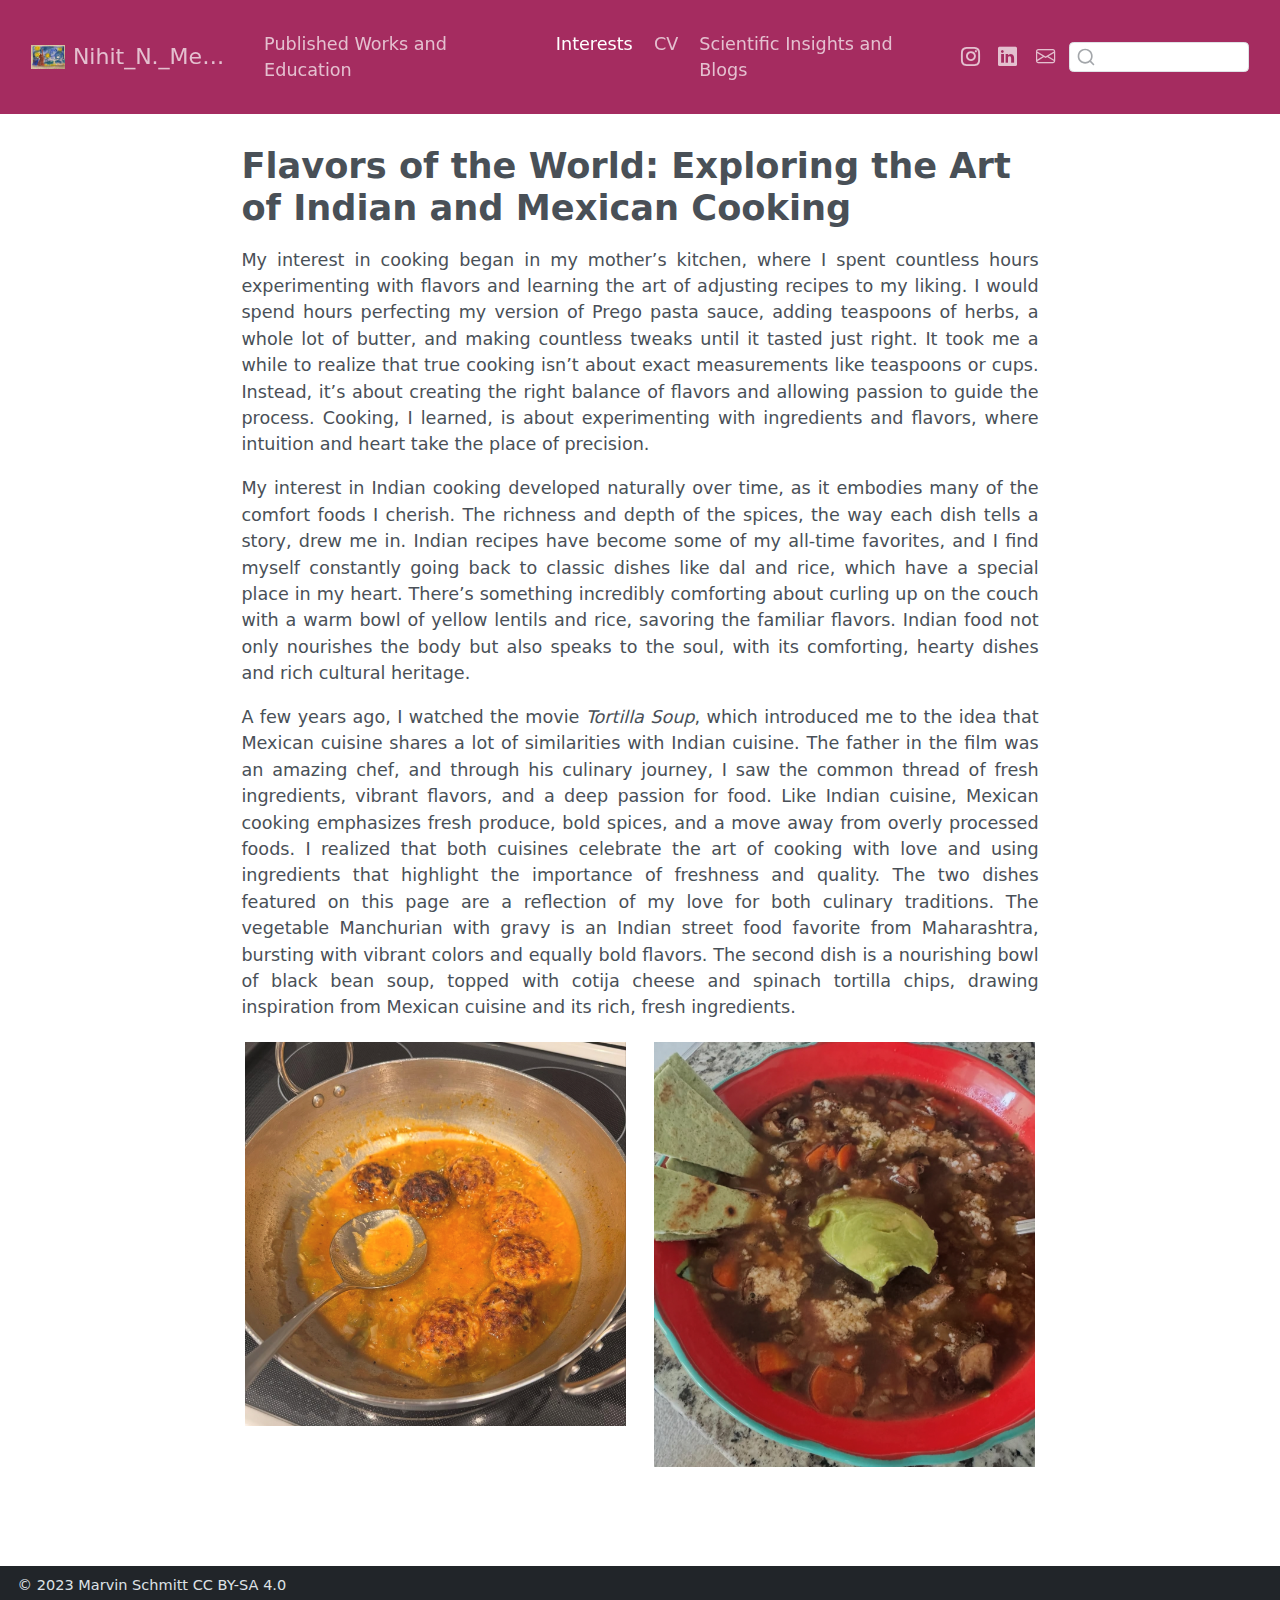
<file: docs/interests/index.html>
<!DOCTYPE html>
<html xmlns="http://www.w3.org/1999/xhtml" lang="en" xml:lang="en"><head>

<meta charset="utf-8">
<meta name="generator" content="quarto-1.5.57">

<meta name="viewport" content="width=device-width, initial-scale=1.0, user-scalable=yes">


<title>Flavors of the World: Exploring the Art of Indian and Mexican Cooking – Nihit_N._Mehta</title>
<style>
code{white-space: pre-wrap;}
span.smallcaps{font-variant: small-caps;}
div.columns{display: flex; gap: min(4vw, 1.5em);}
div.column{flex: auto; overflow-x: auto;}
div.hanging-indent{margin-left: 1.5em; text-indent: -1.5em;}
ul.task-list{list-style: none;}
ul.task-list li input[type="checkbox"] {
  width: 0.8em;
  margin: 0 0.8em 0.2em -1em; /* quarto-specific, see https://github.com/quarto-dev/quarto-cli/issues/4556 */ 
  vertical-align: middle;
}
</style>


<script src="../site_libs/quarto-nav/quarto-nav.js"></script>
<script src="../site_libs/clipboard/clipboard.min.js"></script>
<script src="../site_libs/quarto-search/autocomplete.umd.js"></script>
<script src="../site_libs/quarto-search/fuse.min.js"></script>
<script src="../site_libs/quarto-search/quarto-search.js"></script>
<meta name="quarto:offset" content="../">
<link href="../img/favicon.png" rel="icon" type="image/png">
<script src="../site_libs/quarto-html/quarto.js"></script>
<script src="../site_libs/quarto-html/popper.min.js"></script>
<script src="../site_libs/quarto-html/tippy.umd.min.js"></script>
<script src="../site_libs/quarto-html/anchor.min.js"></script>
<link href="../site_libs/quarto-html/tippy.css" rel="stylesheet">
<link href="../site_libs/quarto-html/quarto-syntax-highlighting.css" rel="stylesheet" id="quarto-text-highlighting-styles">
<script src="../site_libs/bootstrap/bootstrap.min.js"></script>
<link href="../site_libs/bootstrap/bootstrap-icons.css" rel="stylesheet">
<link href="../site_libs/bootstrap/bootstrap.min.css" rel="stylesheet" id="quarto-bootstrap" data-mode="light">
<script id="quarto-search-options" type="application/json">{
  "location": "navbar",
  "copy-button": false,
  "collapse-after": 3,
  "panel-placement": "end",
  "type": "textbox",
  "limit": 50,
  "keyboard-shortcut": [
    "f",
    "/",
    "s"
  ],
  "language": {
    "search-no-results-text": "No results",
    "search-matching-documents-text": "matching documents",
    "search-copy-link-title": "Copy link to search",
    "search-hide-matches-text": "Hide additional matches",
    "search-more-match-text": "more match in this document",
    "search-more-matches-text": "more matches in this document",
    "search-clear-button-title": "Clear",
    "search-text-placeholder": "",
    "search-detached-cancel-button-title": "Cancel",
    "search-submit-button-title": "Submit",
    "search-label": "Search"
  }
}</script>


</head>

<body class="nav-fixed fullcontent">

<div id="quarto-search-results"></div>
  <header id="quarto-header" class="headroom fixed-top">
    <nav class="navbar navbar-expand-lg " data-bs-theme="dark">
      <div class="navbar-container container-fluid">
      <div class="navbar-brand-container mx-auto">
    <a href="../index.html" class="navbar-brand navbar-brand-logo">
    <img src="../img/logo.png" alt="" class="navbar-logo">
    </a>
    <a class="navbar-brand" href="../index.html">
    <span class="navbar-title">Nihit_N._Mehta</span>
    </a>
  </div>
            <div id="quarto-search" class="" title="Search"></div>
          <button class="navbar-toggler" type="button" data-bs-toggle="collapse" data-bs-target="#navbarCollapse" aria-controls="navbarCollapse" role="menu" aria-expanded="false" aria-label="Toggle navigation" onclick="if (window.quartoToggleHeadroom) { window.quartoToggleHeadroom(); }">
  <span class="navbar-toggler-icon"></span>
</button>
          <div class="collapse navbar-collapse" id="navbarCollapse">
            <ul class="navbar-nav navbar-nav-scroll me-auto">
  <li class="nav-item">
    <a class="nav-link" href="../publishedworksandeducation/index.html"> 
<span class="menu-text">Published Works and Education</span></a>
  </li>  
  <li class="nav-item">
    <a class="nav-link active" href="../interests/index.html" aria-current="page"> 
<span class="menu-text">Interests</span></a>
  </li>  
  <li class="nav-item">
    <a class="nav-link" href="../cv/index.html"> 
<span class="menu-text">CV</span></a>
  </li>  
  <li class="nav-item">
    <a class="nav-link" href="../Scientific Insights and Blogs/index.html"> 
<span class="menu-text">Scientific Insights and Blogs</span></a>
  </li>  
</ul>
            <ul class="navbar-nav navbar-nav-scroll ms-auto">
  <li class="nav-item compact">
    <a class="nav-link" href="https://www.instagram.com/nnmehta08?igsh=MXFmeDZuMnY0Z25qMg%3D%3D&amp;utm_source=qr"> <i class="bi bi-instagram" role="img">
</i> 
<span class="menu-text"></span></a>
  </li>  
  <li class="nav-item compact">
    <a class="nav-link" href="https://www.linkedin.com/in/marvin-schmitt-a85b321a2/"> <i class="bi bi-linkedin" role="img">
</i> 
<span class="menu-text"></span></a>
  </li>  
  <li class="nav-item compact">
    <a class="nav-link" href="mailto:nnm32@case.edu"> <i class="bi bi-envelope" role="img" aria-label="email">
</i> 
<span class="menu-text"></span></a>
  </li>  
</ul>
          </div> <!-- /navcollapse -->
            <div class="quarto-navbar-tools">
</div>
      </div> <!-- /container-fluid -->
    </nav>
</header>
<!-- content -->
<div id="quarto-content" class="quarto-container page-columns page-rows-contents page-layout-article page-navbar">
<!-- sidebar -->
<!-- margin-sidebar -->
    
<!-- main -->
<main class="content" id="quarto-document-content">

<header id="title-block-header" class="quarto-title-block default">
<div class="quarto-title">
<h1 class="title">Flavors of the World: Exploring the Art of Indian and Mexican Cooking</h1>
</div>



<div class="quarto-title-meta">

    
  
    
  </div>
  


</header>


<div style="text-align: justify;">
<p>My interest in cooking began in my mother’s kitchen, where I spent countless hours experimenting with flavors and learning the art of adjusting recipes to my liking. I would spend hours perfecting my version of Prego pasta sauce, adding teaspoons of herbs, a whole lot of butter, and making countless tweaks until it tasted just right. It took me a while to realize that true cooking isn’t about exact measurements like teaspoons or cups. Instead, it’s about creating the right balance of flavors and allowing passion to guide the process. Cooking, I learned, is about experimenting with ingredients and flavors, where intuition and heart take the place of precision.</p>
<p>My interest in Indian cooking developed naturally over time, as it embodies many of the comfort foods I cherish. The richness and depth of the spices, the way each dish tells a story, drew me in. Indian recipes have become some of my all-time favorites, and I find myself constantly going back to classic dishes like dal and rice, which have a special place in my heart. There’s something incredibly comforting about curling up on the couch with a warm bowl of yellow lentils and rice, savoring the familiar flavors. Indian food not only nourishes the body but also speaks to the soul, with its comforting, hearty dishes and rich cultural heritage.</p>
<p>A few years ago, I watched the movie <em>Tortilla Soup</em>, which introduced me to the idea that Mexican cuisine shares a lot of similarities with Indian cuisine. The father in the film was an amazing chef, and through his culinary journey, I saw the common thread of fresh ingredients, vibrant flavors, and a deep passion for food. Like Indian cuisine, Mexican cooking emphasizes fresh produce, bold spices, and a move away from overly processed foods. I realized that both cuisines celebrate the art of cooking with love and using ingredients that highlight the importance of freshness and quality. The two dishes featured on this page are a reflection of my love for both culinary traditions. The vegetable Manchurian with gravy is an Indian street food favorite from Maharashtra, bursting with vibrant colors and equally bold flavors. The second dish is a nourishing bowl of black bean soup, topped with cotija cheese and spinach tortilla chips, drawing inspiration from Mexican cuisine and its rich, fresh ingredients.</p>
</div>
<div>

</div>
<div class="quarto-layout-panel" data-layout-ncol="2">
<div class="quarto-layout-row">
<div class="quarto-layout-cell" style="flex-basis: 50.0%;justify-content: center;">
<p><img src="gandalf_image_1.jpg" class="img-fluid"></p>
</div>
<div class="quarto-layout-cell" style="flex-basis: 50.0%;justify-content: center;">
<p><img src="gandalf_image_2.jpg" class="img-fluid"></p>
</div>
</div>
</div>



</main> <!-- /main -->
<script id="quarto-html-after-body" type="application/javascript">
window.document.addEventListener("DOMContentLoaded", function (event) {
  const toggleBodyColorMode = (bsSheetEl) => {
    const mode = bsSheetEl.getAttribute("data-mode");
    const bodyEl = window.document.querySelector("body");
    if (mode === "dark") {
      bodyEl.classList.add("quarto-dark");
      bodyEl.classList.remove("quarto-light");
    } else {
      bodyEl.classList.add("quarto-light");
      bodyEl.classList.remove("quarto-dark");
    }
  }
  const toggleBodyColorPrimary = () => {
    const bsSheetEl = window.document.querySelector("link#quarto-bootstrap");
    if (bsSheetEl) {
      toggleBodyColorMode(bsSheetEl);
    }
  }
  toggleBodyColorPrimary();  
  const icon = "";
  const anchorJS = new window.AnchorJS();
  anchorJS.options = {
    placement: 'right',
    icon: icon
  };
  anchorJS.add('.anchored');
  const isCodeAnnotation = (el) => {
    for (const clz of el.classList) {
      if (clz.startsWith('code-annotation-')) {                     
        return true;
      }
    }
    return false;
  }
  const onCopySuccess = function(e) {
    // button target
    const button = e.trigger;
    // don't keep focus
    button.blur();
    // flash "checked"
    button.classList.add('code-copy-button-checked');
    var currentTitle = button.getAttribute("title");
    button.setAttribute("title", "Copied!");
    let tooltip;
    if (window.bootstrap) {
      button.setAttribute("data-bs-toggle", "tooltip");
      button.setAttribute("data-bs-placement", "left");
      button.setAttribute("data-bs-title", "Copied!");
      tooltip = new bootstrap.Tooltip(button, 
        { trigger: "manual", 
          customClass: "code-copy-button-tooltip",
          offset: [0, -8]});
      tooltip.show();    
    }
    setTimeout(function() {
      if (tooltip) {
        tooltip.hide();
        button.removeAttribute("data-bs-title");
        button.removeAttribute("data-bs-toggle");
        button.removeAttribute("data-bs-placement");
      }
      button.setAttribute("title", currentTitle);
      button.classList.remove('code-copy-button-checked');
    }, 1000);
    // clear code selection
    e.clearSelection();
  }
  const getTextToCopy = function(trigger) {
      const codeEl = trigger.previousElementSibling.cloneNode(true);
      for (const childEl of codeEl.children) {
        if (isCodeAnnotation(childEl)) {
          childEl.remove();
        }
      }
      return codeEl.innerText;
  }
  const clipboard = new window.ClipboardJS('.code-copy-button:not([data-in-quarto-modal])', {
    text: getTextToCopy
  });
  clipboard.on('success', onCopySuccess);
  if (window.document.getElementById('quarto-embedded-source-code-modal')) {
    // For code content inside modals, clipBoardJS needs to be initialized with a container option
    // TODO: Check when it could be a function (https://github.com/zenorocha/clipboard.js/issues/860)
    const clipboardModal = new window.ClipboardJS('.code-copy-button[data-in-quarto-modal]', {
      text: getTextToCopy,
      container: window.document.getElementById('quarto-embedded-source-code-modal')
    });
    clipboardModal.on('success', onCopySuccess);
  }
    var localhostRegex = new RegExp(/^(?:http|https):\/\/localhost\:?[0-9]*\//);
    var mailtoRegex = new RegExp(/^mailto:/);
      var filterRegex = new RegExp('/' + window.location.host + '/');
    var isInternal = (href) => {
        return filterRegex.test(href) || localhostRegex.test(href) || mailtoRegex.test(href);
    }
    // Inspect non-navigation links and adorn them if external
 	var links = window.document.querySelectorAll('a[href]:not(.nav-link):not(.navbar-brand):not(.toc-action):not(.sidebar-link):not(.sidebar-item-toggle):not(.pagination-link):not(.no-external):not([aria-hidden]):not(.dropdown-item):not(.quarto-navigation-tool):not(.about-link)');
    for (var i=0; i<links.length; i++) {
      const link = links[i];
      if (!isInternal(link.href)) {
        // undo the damage that might have been done by quarto-nav.js in the case of
        // links that we want to consider external
        if (link.dataset.originalHref !== undefined) {
          link.href = link.dataset.originalHref;
        }
      }
    }
  function tippyHover(el, contentFn, onTriggerFn, onUntriggerFn) {
    const config = {
      allowHTML: true,
      maxWidth: 500,
      delay: 100,
      arrow: false,
      appendTo: function(el) {
          return el.parentElement;
      },
      interactive: true,
      interactiveBorder: 10,
      theme: 'quarto',
      placement: 'bottom-start',
    };
    if (contentFn) {
      config.content = contentFn;
    }
    if (onTriggerFn) {
      config.onTrigger = onTriggerFn;
    }
    if (onUntriggerFn) {
      config.onUntrigger = onUntriggerFn;
    }
    window.tippy(el, config); 
  }
  const noterefs = window.document.querySelectorAll('a[role="doc-noteref"]');
  for (var i=0; i<noterefs.length; i++) {
    const ref = noterefs[i];
    tippyHover(ref, function() {
      // use id or data attribute instead here
      let href = ref.getAttribute('data-footnote-href') || ref.getAttribute('href');
      try { href = new URL(href).hash; } catch {}
      const id = href.replace(/^#\/?/, "");
      const note = window.document.getElementById(id);
      if (note) {
        return note.innerHTML;
      } else {
        return "";
      }
    });
  }
  const xrefs = window.document.querySelectorAll('a.quarto-xref');
  const processXRef = (id, note) => {
    // Strip column container classes
    const stripColumnClz = (el) => {
      el.classList.remove("page-full", "page-columns");
      if (el.children) {
        for (const child of el.children) {
          stripColumnClz(child);
        }
      }
    }
    stripColumnClz(note)
    if (id === null || id.startsWith('sec-')) {
      // Special case sections, only their first couple elements
      const container = document.createElement("div");
      if (note.children && note.children.length > 2) {
        container.appendChild(note.children[0].cloneNode(true));
        for (let i = 1; i < note.children.length; i++) {
          const child = note.children[i];
          if (child.tagName === "P" && child.innerText === "") {
            continue;
          } else {
            container.appendChild(child.cloneNode(true));
            break;
          }
        }
        if (window.Quarto?.typesetMath) {
          window.Quarto.typesetMath(container);
        }
        return container.innerHTML
      } else {
        if (window.Quarto?.typesetMath) {
          window.Quarto.typesetMath(note);
        }
        return note.innerHTML;
      }
    } else {
      // Remove any anchor links if they are present
      const anchorLink = note.querySelector('a.anchorjs-link');
      if (anchorLink) {
        anchorLink.remove();
      }
      if (window.Quarto?.typesetMath) {
        window.Quarto.typesetMath(note);
      }
      // TODO in 1.5, we should make sure this works without a callout special case
      if (note.classList.contains("callout")) {
        return note.outerHTML;
      } else {
        return note.innerHTML;
      }
    }
  }
  for (var i=0; i<xrefs.length; i++) {
    const xref = xrefs[i];
    tippyHover(xref, undefined, function(instance) {
      instance.disable();
      let url = xref.getAttribute('href');
      let hash = undefined; 
      if (url.startsWith('#')) {
        hash = url;
      } else {
        try { hash = new URL(url).hash; } catch {}
      }
      if (hash) {
        const id = hash.replace(/^#\/?/, "");
        const note = window.document.getElementById(id);
        if (note !== null) {
          try {
            const html = processXRef(id, note.cloneNode(true));
            instance.setContent(html);
          } finally {
            instance.enable();
            instance.show();
          }
        } else {
          // See if we can fetch this
          fetch(url.split('#')[0])
          .then(res => res.text())
          .then(html => {
            const parser = new DOMParser();
            const htmlDoc = parser.parseFromString(html, "text/html");
            const note = htmlDoc.getElementById(id);
            if (note !== null) {
              const html = processXRef(id, note);
              instance.setContent(html);
            } 
          }).finally(() => {
            instance.enable();
            instance.show();
          });
        }
      } else {
        // See if we can fetch a full url (with no hash to target)
        // This is a special case and we should probably do some content thinning / targeting
        fetch(url)
        .then(res => res.text())
        .then(html => {
          const parser = new DOMParser();
          const htmlDoc = parser.parseFromString(html, "text/html");
          const note = htmlDoc.querySelector('main.content');
          if (note !== null) {
            // This should only happen for chapter cross references
            // (since there is no id in the URL)
            // remove the first header
            if (note.children.length > 0 && note.children[0].tagName === "HEADER") {
              note.children[0].remove();
            }
            const html = processXRef(null, note);
            instance.setContent(html);
          } 
        }).finally(() => {
          instance.enable();
          instance.show();
        });
      }
    }, function(instance) {
    });
  }
      let selectedAnnoteEl;
      const selectorForAnnotation = ( cell, annotation) => {
        let cellAttr = 'data-code-cell="' + cell + '"';
        let lineAttr = 'data-code-annotation="' +  annotation + '"';
        const selector = 'span[' + cellAttr + '][' + lineAttr + ']';
        return selector;
      }
      const selectCodeLines = (annoteEl) => {
        const doc = window.document;
        const targetCell = annoteEl.getAttribute("data-target-cell");
        const targetAnnotation = annoteEl.getAttribute("data-target-annotation");
        const annoteSpan = window.document.querySelector(selectorForAnnotation(targetCell, targetAnnotation));
        const lines = annoteSpan.getAttribute("data-code-lines").split(",");
        const lineIds = lines.map((line) => {
          return targetCell + "-" + line;
        })
        let top = null;
        let height = null;
        let parent = null;
        if (lineIds.length > 0) {
            //compute the position of the single el (top and bottom and make a div)
            const el = window.document.getElementById(lineIds[0]);
            top = el.offsetTop;
            height = el.offsetHeight;
            parent = el.parentElement.parentElement;
          if (lineIds.length > 1) {
            const lastEl = window.document.getElementById(lineIds[lineIds.length - 1]);
            const bottom = lastEl.offsetTop + lastEl.offsetHeight;
            height = bottom - top;
          }
          if (top !== null && height !== null && parent !== null) {
            // cook up a div (if necessary) and position it 
            let div = window.document.getElementById("code-annotation-line-highlight");
            if (div === null) {
              div = window.document.createElement("div");
              div.setAttribute("id", "code-annotation-line-highlight");
              div.style.position = 'absolute';
              parent.appendChild(div);
            }
            div.style.top = top - 2 + "px";
            div.style.height = height + 4 + "px";
            div.style.left = 0;
            let gutterDiv = window.document.getElementById("code-annotation-line-highlight-gutter");
            if (gutterDiv === null) {
              gutterDiv = window.document.createElement("div");
              gutterDiv.setAttribute("id", "code-annotation-line-highlight-gutter");
              gutterDiv.style.position = 'absolute';
              const codeCell = window.document.getElementById(targetCell);
              const gutter = codeCell.querySelector('.code-annotation-gutter');
              gutter.appendChild(gutterDiv);
            }
            gutterDiv.style.top = top - 2 + "px";
            gutterDiv.style.height = height + 4 + "px";
          }
          selectedAnnoteEl = annoteEl;
        }
      };
      const unselectCodeLines = () => {
        const elementsIds = ["code-annotation-line-highlight", "code-annotation-line-highlight-gutter"];
        elementsIds.forEach((elId) => {
          const div = window.document.getElementById(elId);
          if (div) {
            div.remove();
          }
        });
        selectedAnnoteEl = undefined;
      };
        // Handle positioning of the toggle
    window.addEventListener(
      "resize",
      throttle(() => {
        elRect = undefined;
        if (selectedAnnoteEl) {
          selectCodeLines(selectedAnnoteEl);
        }
      }, 10)
    );
    function throttle(fn, ms) {
    let throttle = false;
    let timer;
      return (...args) => {
        if(!throttle) { // first call gets through
            fn.apply(this, args);
            throttle = true;
        } else { // all the others get throttled
            if(timer) clearTimeout(timer); // cancel #2
            timer = setTimeout(() => {
              fn.apply(this, args);
              timer = throttle = false;
            }, ms);
        }
      };
    }
      // Attach click handler to the DT
      const annoteDls = window.document.querySelectorAll('dt[data-target-cell]');
      for (const annoteDlNode of annoteDls) {
        annoteDlNode.addEventListener('click', (event) => {
          const clickedEl = event.target;
          if (clickedEl !== selectedAnnoteEl) {
            unselectCodeLines();
            const activeEl = window.document.querySelector('dt[data-target-cell].code-annotation-active');
            if (activeEl) {
              activeEl.classList.remove('code-annotation-active');
            }
            selectCodeLines(clickedEl);
            clickedEl.classList.add('code-annotation-active');
          } else {
            // Unselect the line
            unselectCodeLines();
            clickedEl.classList.remove('code-annotation-active');
          }
        });
      }
  const findCites = (el) => {
    const parentEl = el.parentElement;
    if (parentEl) {
      const cites = parentEl.dataset.cites;
      if (cites) {
        return {
          el,
          cites: cites.split(' ')
        };
      } else {
        return findCites(el.parentElement)
      }
    } else {
      return undefined;
    }
  };
  var bibliorefs = window.document.querySelectorAll('a[role="doc-biblioref"]');
  for (var i=0; i<bibliorefs.length; i++) {
    const ref = bibliorefs[i];
    const citeInfo = findCites(ref);
    if (citeInfo) {
      tippyHover(citeInfo.el, function() {
        var popup = window.document.createElement('div');
        citeInfo.cites.forEach(function(cite) {
          var citeDiv = window.document.createElement('div');
          citeDiv.classList.add('hanging-indent');
          citeDiv.classList.add('csl-entry');
          var biblioDiv = window.document.getElementById('ref-' + cite);
          if (biblioDiv) {
            citeDiv.innerHTML = biblioDiv.innerHTML;
          }
          popup.appendChild(citeDiv);
        });
        return popup.innerHTML;
      });
    }
  }
});
</script>
</div> <!-- /content -->
<footer class="footer">
  <div class="nav-footer">
    <div class="nav-footer-left">
<p><span class="faux-block">© 2023 Marvin Schmitt CC BY-SA 4.0</span></p>
</div>   
    <div class="nav-footer-center">
      &nbsp;
    </div>
    <div class="nav-footer-right">
      &nbsp;
    </div>
  </div>
</footer>




</body></html>
</file>
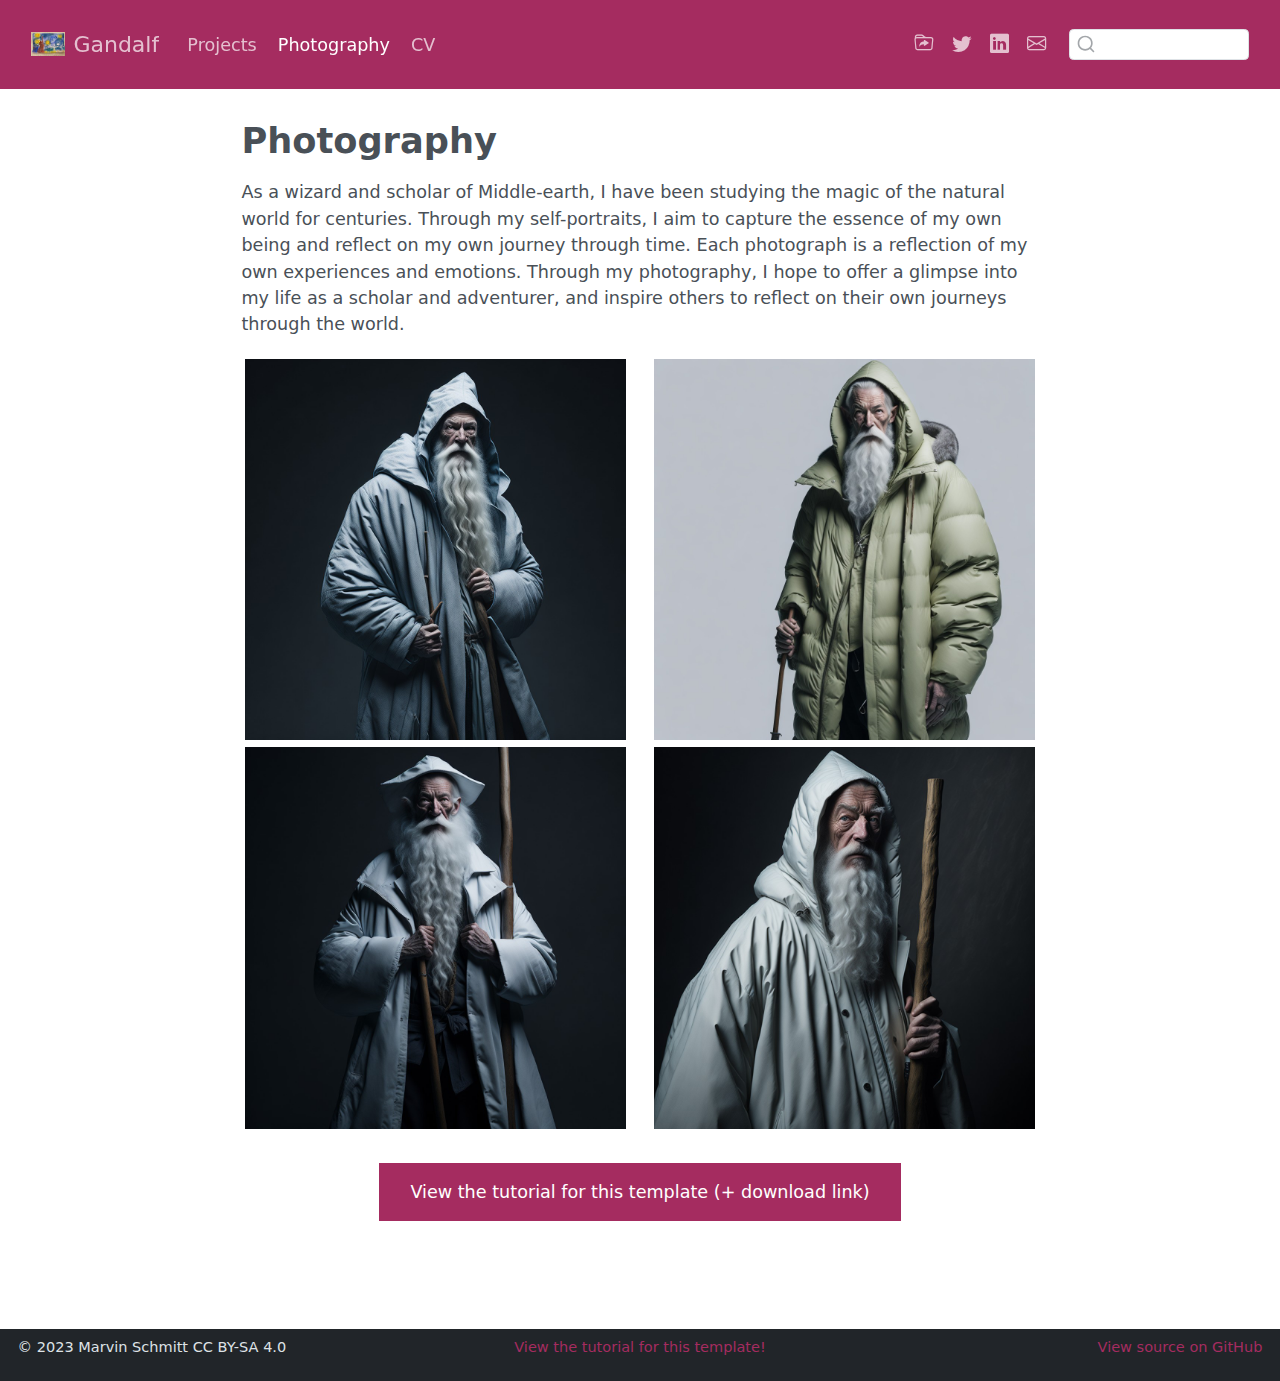
<file: docs/photography/index.html>
<!DOCTYPE html>
<html xmlns="http://www.w3.org/1999/xhtml" lang="en" xml:lang="en"><head>

<meta charset="utf-8">
<meta name="generator" content="quarto-1.3.450">

<meta name="viewport" content="width=device-width, initial-scale=1.0, user-scalable=yes">


<title>Gandalf - Photography</title>
<style>
code{white-space: pre-wrap;}
span.smallcaps{font-variant: small-caps;}
div.columns{display: flex; gap: min(4vw, 1.5em);}
div.column{flex: auto; overflow-x: auto;}
div.hanging-indent{margin-left: 1.5em; text-indent: -1.5em;}
ul.task-list{list-style: none;}
ul.task-list li input[type="checkbox"] {
  width: 0.8em;
  margin: 0 0.8em 0.2em -1em; /* quarto-specific, see https://github.com/quarto-dev/quarto-cli/issues/4556 */ 
  vertical-align: middle;
}
</style>


<script src="../site_libs/quarto-nav/quarto-nav.js"></script>
<script src="../site_libs/clipboard/clipboard.min.js"></script>
<script src="../site_libs/quarto-search/autocomplete.umd.js"></script>
<script src="../site_libs/quarto-search/fuse.min.js"></script>
<script src="../site_libs/quarto-search/quarto-search.js"></script>
<meta name="quarto:offset" content="../">
<link href="../img/favicon.png" rel="icon" type="image/png">
<script src="../site_libs/quarto-html/quarto.js"></script>
<script src="../site_libs/quarto-html/popper.min.js"></script>
<script src="../site_libs/quarto-html/tippy.umd.min.js"></script>
<script src="../site_libs/quarto-html/anchor.min.js"></script>
<link href="../site_libs/quarto-html/tippy.css" rel="stylesheet">
<link href="../site_libs/quarto-html/quarto-syntax-highlighting.css" rel="stylesheet" id="quarto-text-highlighting-styles">
<script src="../site_libs/bootstrap/bootstrap.min.js"></script>
<link href="../site_libs/bootstrap/bootstrap-icons.css" rel="stylesheet">
<link href="../site_libs/bootstrap/bootstrap.min.css" rel="stylesheet" id="quarto-bootstrap" data-mode="light">
<script id="quarto-search-options" type="application/json">{
  "location": "navbar",
  "copy-button": false,
  "collapse-after": 3,
  "panel-placement": "end",
  "type": "textbox",
  "limit": 20,
  "language": {
    "search-no-results-text": "No results",
    "search-matching-documents-text": "matching documents",
    "search-copy-link-title": "Copy link to search",
    "search-hide-matches-text": "Hide additional matches",
    "search-more-match-text": "more match in this document",
    "search-more-matches-text": "more matches in this document",
    "search-clear-button-title": "Clear",
    "search-detached-cancel-button-title": "Cancel",
    "search-submit-button-title": "Submit",
    "search-label": "Search"
  }
}</script>


</head>

<body class="nav-fixed fullcontent">

<div id="quarto-search-results"></div>
  <header id="quarto-header" class="headroom fixed-top">
    <nav class="navbar navbar-expand-lg navbar-dark ">
      <div class="navbar-container container-fluid">
      <div class="navbar-brand-container">
    <a href="../index.html" class="navbar-brand navbar-brand-logo">
    <img src="../img/logo.png" alt="" class="navbar-logo">
    </a>
    <a class="navbar-brand" href="../index.html">
    <span class="navbar-title">Gandalf</span>
    </a>
  </div>
            <div id="quarto-search" class="" title="Search"></div>
          <button class="navbar-toggler" type="button" data-bs-toggle="collapse" data-bs-target="#navbarCollapse" aria-controls="navbarCollapse" aria-expanded="false" aria-label="Toggle navigation" onclick="if (window.quartoToggleHeadroom) { window.quartoToggleHeadroom(); }">
  <span class="navbar-toggler-icon"></span>
</button>
          <div class="collapse navbar-collapse" id="navbarCollapse">
            <ul class="navbar-nav navbar-nav-scroll me-auto">
  <li class="nav-item">
    <a class="nav-link" href="../projects/index.html" rel="" target="">
 <span class="menu-text">Projects</span></a>
  </li>  
  <li class="nav-item">
    <a class="nav-link active" href="../photography/index.html" rel="" target="" aria-current="page">
 <span class="menu-text">Photography</span></a>
  </li>  
  <li class="nav-item">
    <a class="nav-link" href="../cv/index.html" rel="" target="">
 <span class="menu-text">CV</span></a>
  </li>  
</ul>
            <ul class="navbar-nav navbar-nav-scroll ms-auto">
  <li class="nav-item compact">
    <a class="nav-link" href="https://www.marvinschmitt.com/blog/website-tutorial-quarto/" rel="" target=""><i class="bi bi-folder-symlink" role="img">
</i> 
 <span class="menu-text"></span></a>
  </li>  
  <li class="nav-item compact">
    <a class="nav-link" href="https://twitter.com/MarvinSchmittML" rel="" target=""><i class="bi bi-twitter" role="img">
</i> 
 <span class="menu-text"></span></a>
  </li>  
  <li class="nav-item compact">
    <a class="nav-link" href="https://www.linkedin.com/in/marvin-schmitt-a85b321a2/" rel="" target=""><i class="bi bi-linkedin" role="img">
</i> 
 <span class="menu-text"></span></a>
  </li>  
  <li class="nav-item compact">
    <a class="nav-link" href="mailto:mail.marvinschmitt@gmail.com" rel="" target=""><i class="bi bi-envelope" role="img" aria-label="email">
</i> 
 <span class="menu-text"></span></a>
  </li>  
</ul>
            <div class="quarto-navbar-tools">
</div>
          </div> <!-- /navcollapse -->
      </div> <!-- /container-fluid -->
    </nav>
</header>
<!-- content -->
<div id="quarto-content" class="quarto-container page-columns page-rows-contents page-layout-article page-navbar">
<!-- sidebar -->
<!-- margin-sidebar -->
    
<!-- main -->
<main class="content" id="quarto-document-content">

<header id="title-block-header" class="quarto-title-block default">
<div class="quarto-title">
<h1 class="title">Photography</h1>
</div>



<div class="quarto-title-meta">

    
  
    
  </div>
  

</header>

<p>As a wizard and scholar of Middle-earth, I have been studying the magic of the natural world for centuries. Through my self-portraits, I aim to capture the essence of my own being and reflect on my own journey through time. Each photograph is a reflection of my own experiences and emotions. Through my photography, I hope to offer a glimpse into my life as a scholar and adventurer, and inspire others to reflect on their own journeys through the world.</p>
<div class="quarto-layout-panel">
<div class="quarto-layout-row quarto-layout-valign-top">
<div class="quarto-layout-cell" style="flex-basis: 50.0%;justify-content: center;">
<p><img src="gandalf_image_1.jpg" class="img-fluid"></p>
</div>
<div class="quarto-layout-cell" style="flex-basis: 50.0%;justify-content: center;">
<p><img src="gandalf_image_2.jpg" class="img-fluid"></p>
</div>
</div>
<div class="quarto-layout-row quarto-layout-valign-top">
<div class="quarto-layout-cell" style="flex-basis: 50.0%;justify-content: center;">
<p><img src="gandalf_image_3.jpg" class="img-fluid"></p>
</div>
<div class="quarto-layout-cell" style="flex-basis: 50.0%;justify-content: center;">
<p><img src="gandalf_image_4.jpg" class="img-fluid"></p>
</div>
</div>
</div>
<div style="margin: 30px; text-align: center;">
<a class="btn btn-primary" href="https://www.marvinschmitt.com/blog/website-tutorial-quarto/" role="button" target="_blank" style="padding: 15px 30px;">View the tutorial for this template (+ download link)</a>
</div>



</main> <!-- /main -->
<script id="quarto-html-after-body" type="application/javascript">
window.document.addEventListener("DOMContentLoaded", function (event) {
  const toggleBodyColorMode = (bsSheetEl) => {
    const mode = bsSheetEl.getAttribute("data-mode");
    const bodyEl = window.document.querySelector("body");
    if (mode === "dark") {
      bodyEl.classList.add("quarto-dark");
      bodyEl.classList.remove("quarto-light");
    } else {
      bodyEl.classList.add("quarto-light");
      bodyEl.classList.remove("quarto-dark");
    }
  }
  const toggleBodyColorPrimary = () => {
    const bsSheetEl = window.document.querySelector("link#quarto-bootstrap");
    if (bsSheetEl) {
      toggleBodyColorMode(bsSheetEl);
    }
  }
  toggleBodyColorPrimary();  
  const icon = "";
  const anchorJS = new window.AnchorJS();
  anchorJS.options = {
    placement: 'right',
    icon: icon
  };
  anchorJS.add('.anchored');
  const isCodeAnnotation = (el) => {
    for (const clz of el.classList) {
      if (clz.startsWith('code-annotation-')) {                     
        return true;
      }
    }
    return false;
  }
  const clipboard = new window.ClipboardJS('.code-copy-button', {
    text: function(trigger) {
      const codeEl = trigger.previousElementSibling.cloneNode(true);
      for (const childEl of codeEl.children) {
        if (isCodeAnnotation(childEl)) {
          childEl.remove();
        }
      }
      return codeEl.innerText;
    }
  });
  clipboard.on('success', function(e) {
    // button target
    const button = e.trigger;
    // don't keep focus
    button.blur();
    // flash "checked"
    button.classList.add('code-copy-button-checked');
    var currentTitle = button.getAttribute("title");
    button.setAttribute("title", "Copied!");
    let tooltip;
    if (window.bootstrap) {
      button.setAttribute("data-bs-toggle", "tooltip");
      button.setAttribute("data-bs-placement", "left");
      button.setAttribute("data-bs-title", "Copied!");
      tooltip = new bootstrap.Tooltip(button, 
        { trigger: "manual", 
          customClass: "code-copy-button-tooltip",
          offset: [0, -8]});
      tooltip.show();    
    }
    setTimeout(function() {
      if (tooltip) {
        tooltip.hide();
        button.removeAttribute("data-bs-title");
        button.removeAttribute("data-bs-toggle");
        button.removeAttribute("data-bs-placement");
      }
      button.setAttribute("title", currentTitle);
      button.classList.remove('code-copy-button-checked');
    }, 1000);
    // clear code selection
    e.clearSelection();
  });
  function tippyHover(el, contentFn) {
    const config = {
      allowHTML: true,
      content: contentFn,
      maxWidth: 500,
      delay: 100,
      arrow: false,
      appendTo: function(el) {
          return el.parentElement;
      },
      interactive: true,
      interactiveBorder: 10,
      theme: 'quarto',
      placement: 'bottom-start'
    };
    window.tippy(el, config); 
  }
  const noterefs = window.document.querySelectorAll('a[role="doc-noteref"]');
  for (var i=0; i<noterefs.length; i++) {
    const ref = noterefs[i];
    tippyHover(ref, function() {
      // use id or data attribute instead here
      let href = ref.getAttribute('data-footnote-href') || ref.getAttribute('href');
      try { href = new URL(href).hash; } catch {}
      const id = href.replace(/^#\/?/, "");
      const note = window.document.getElementById(id);
      return note.innerHTML;
    });
  }
      let selectedAnnoteEl;
      const selectorForAnnotation = ( cell, annotation) => {
        let cellAttr = 'data-code-cell="' + cell + '"';
        let lineAttr = 'data-code-annotation="' +  annotation + '"';
        const selector = 'span[' + cellAttr + '][' + lineAttr + ']';
        return selector;
      }
      const selectCodeLines = (annoteEl) => {
        const doc = window.document;
        const targetCell = annoteEl.getAttribute("data-target-cell");
        const targetAnnotation = annoteEl.getAttribute("data-target-annotation");
        const annoteSpan = window.document.querySelector(selectorForAnnotation(targetCell, targetAnnotation));
        const lines = annoteSpan.getAttribute("data-code-lines").split(",");
        const lineIds = lines.map((line) => {
          return targetCell + "-" + line;
        })
        let top = null;
        let height = null;
        let parent = null;
        if (lineIds.length > 0) {
            //compute the position of the single el (top and bottom and make a div)
            const el = window.document.getElementById(lineIds[0]);
            top = el.offsetTop;
            height = el.offsetHeight;
            parent = el.parentElement.parentElement;
          if (lineIds.length > 1) {
            const lastEl = window.document.getElementById(lineIds[lineIds.length - 1]);
            const bottom = lastEl.offsetTop + lastEl.offsetHeight;
            height = bottom - top;
          }
          if (top !== null && height !== null && parent !== null) {
            // cook up a div (if necessary) and position it 
            let div = window.document.getElementById("code-annotation-line-highlight");
            if (div === null) {
              div = window.document.createElement("div");
              div.setAttribute("id", "code-annotation-line-highlight");
              div.style.position = 'absolute';
              parent.appendChild(div);
            }
            div.style.top = top - 2 + "px";
            div.style.height = height + 4 + "px";
            let gutterDiv = window.document.getElementById("code-annotation-line-highlight-gutter");
            if (gutterDiv === null) {
              gutterDiv = window.document.createElement("div");
              gutterDiv.setAttribute("id", "code-annotation-line-highlight-gutter");
              gutterDiv.style.position = 'absolute';
              const codeCell = window.document.getElementById(targetCell);
              const gutter = codeCell.querySelector('.code-annotation-gutter');
              gutter.appendChild(gutterDiv);
            }
            gutterDiv.style.top = top - 2 + "px";
            gutterDiv.style.height = height + 4 + "px";
          }
          selectedAnnoteEl = annoteEl;
        }
      };
      const unselectCodeLines = () => {
        const elementsIds = ["code-annotation-line-highlight", "code-annotation-line-highlight-gutter"];
        elementsIds.forEach((elId) => {
          const div = window.document.getElementById(elId);
          if (div) {
            div.remove();
          }
        });
        selectedAnnoteEl = undefined;
      };
      // Attach click handler to the DT
      const annoteDls = window.document.querySelectorAll('dt[data-target-cell]');
      for (const annoteDlNode of annoteDls) {
        annoteDlNode.addEventListener('click', (event) => {
          const clickedEl = event.target;
          if (clickedEl !== selectedAnnoteEl) {
            unselectCodeLines();
            const activeEl = window.document.querySelector('dt[data-target-cell].code-annotation-active');
            if (activeEl) {
              activeEl.classList.remove('code-annotation-active');
            }
            selectCodeLines(clickedEl);
            clickedEl.classList.add('code-annotation-active');
          } else {
            // Unselect the line
            unselectCodeLines();
            clickedEl.classList.remove('code-annotation-active');
          }
        });
      }
  const findCites = (el) => {
    const parentEl = el.parentElement;
    if (parentEl) {
      const cites = parentEl.dataset.cites;
      if (cites) {
        return {
          el,
          cites: cites.split(' ')
        };
      } else {
        return findCites(el.parentElement)
      }
    } else {
      return undefined;
    }
  };
  var bibliorefs = window.document.querySelectorAll('a[role="doc-biblioref"]');
  for (var i=0; i<bibliorefs.length; i++) {
    const ref = bibliorefs[i];
    const citeInfo = findCites(ref);
    if (citeInfo) {
      tippyHover(citeInfo.el, function() {
        var popup = window.document.createElement('div');
        citeInfo.cites.forEach(function(cite) {
          var citeDiv = window.document.createElement('div');
          citeDiv.classList.add('hanging-indent');
          citeDiv.classList.add('csl-entry');
          var biblioDiv = window.document.getElementById('ref-' + cite);
          if (biblioDiv) {
            citeDiv.innerHTML = biblioDiv.innerHTML;
          }
          popup.appendChild(citeDiv);
        });
        return popup.innerHTML;
      });
    }
  }
});
</script>
</div> <!-- /content -->
<footer class="footer">
  <div class="nav-footer">
    <div class="nav-footer-left"><span class="faux-block">© 2023 Marvin Schmitt CC BY-SA 4.0</span></div>   
    <div class="nav-footer-center"><span class="faux-block"><a href="https://www.marvinschmitt.com/blog/website-tutorial-quarto/">View the tutorial for this template!</a></span></div>
    <div class="nav-footer-right"><span class="faux-block"><a href="https://github.com/marvinschmitt/quarto-website-template/">View source on GitHub</a></span></div>
  </div>
</footer>



</body></html>
</file>
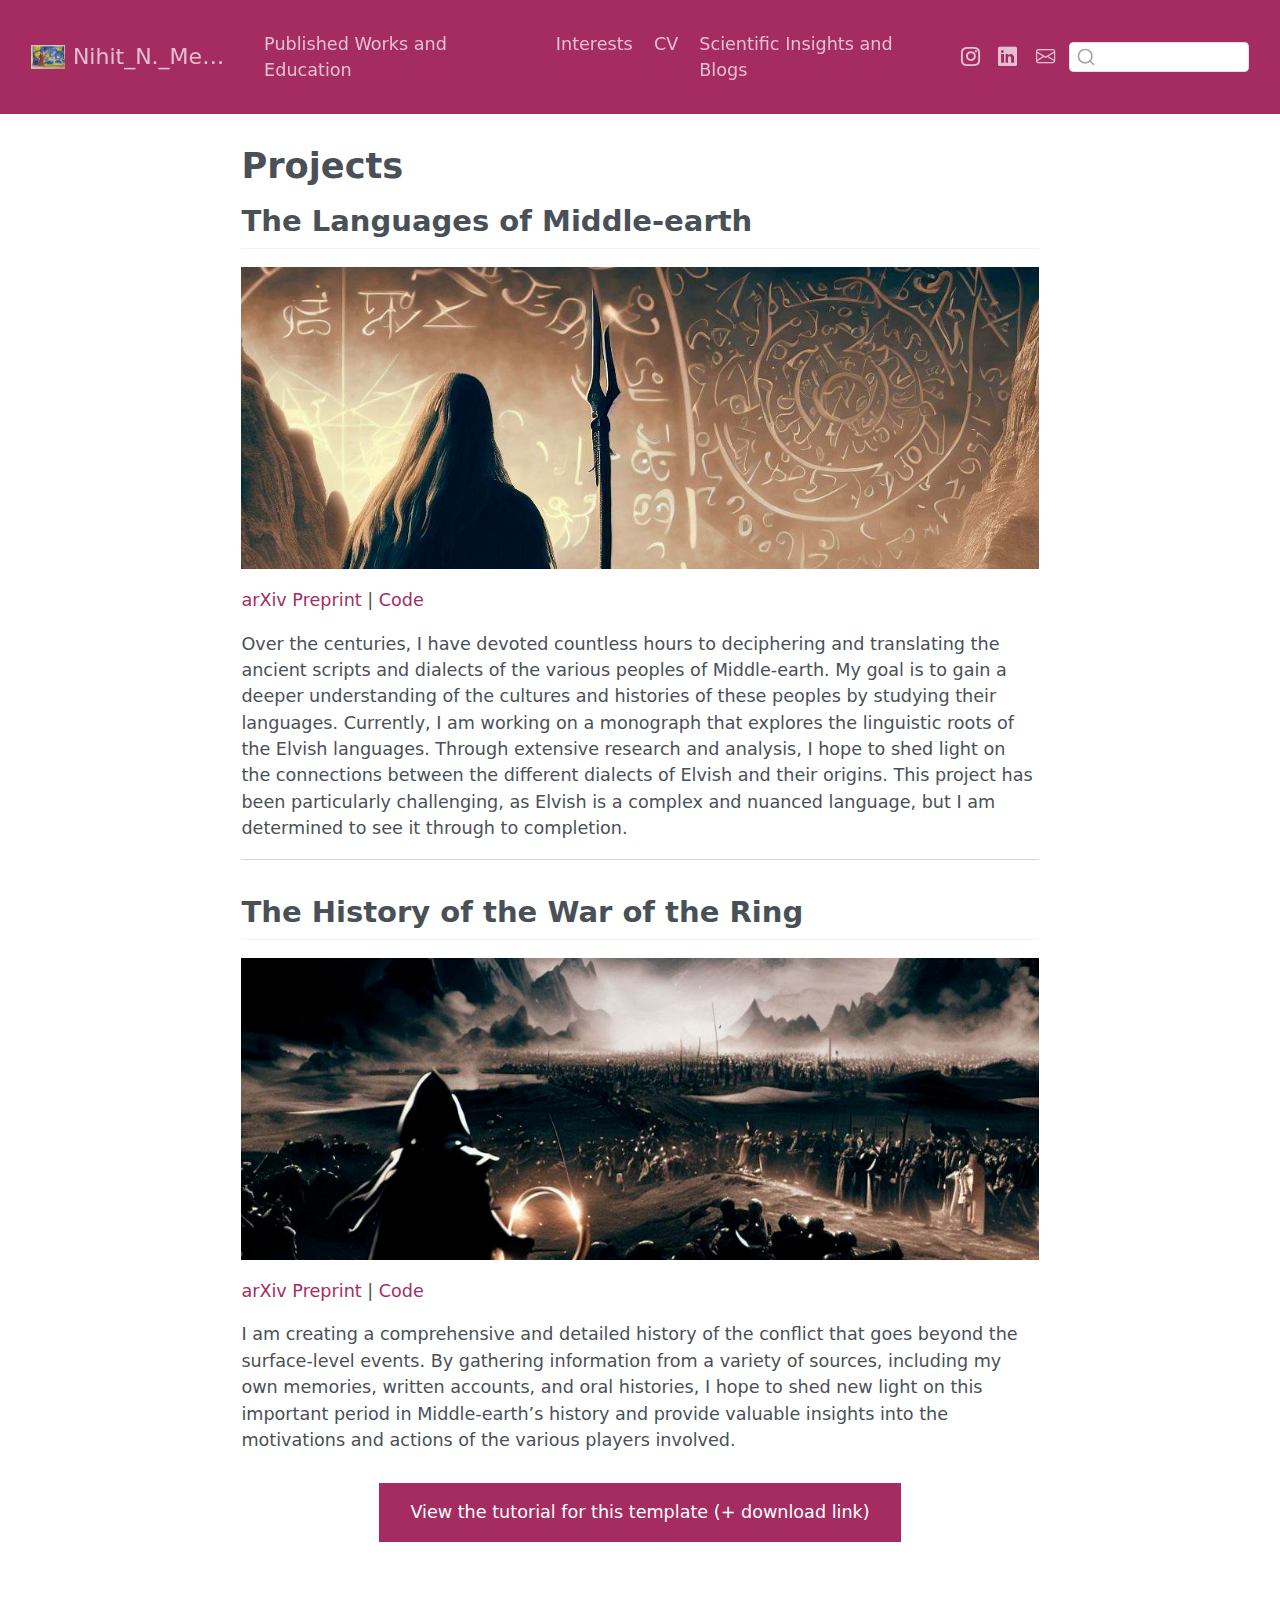
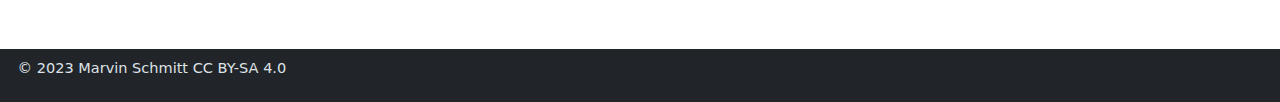
<file: docs/projects/index.html>
<!DOCTYPE html>
<html xmlns="http://www.w3.org/1999/xhtml" lang="en" xml:lang="en"><head>

<meta charset="utf-8">
<meta name="generator" content="quarto-1.5.57">

<meta name="viewport" content="width=device-width, initial-scale=1.0, user-scalable=yes">


<title>Projects – Nihit_N._Mehta</title>
<style>
code{white-space: pre-wrap;}
span.smallcaps{font-variant: small-caps;}
div.columns{display: flex; gap: min(4vw, 1.5em);}
div.column{flex: auto; overflow-x: auto;}
div.hanging-indent{margin-left: 1.5em; text-indent: -1.5em;}
ul.task-list{list-style: none;}
ul.task-list li input[type="checkbox"] {
  width: 0.8em;
  margin: 0 0.8em 0.2em -1em; /* quarto-specific, see https://github.com/quarto-dev/quarto-cli/issues/4556 */ 
  vertical-align: middle;
}
</style>


<script src="../site_libs/quarto-nav/quarto-nav.js"></script>
<script src="../site_libs/clipboard/clipboard.min.js"></script>
<script src="../site_libs/quarto-search/autocomplete.umd.js"></script>
<script src="../site_libs/quarto-search/fuse.min.js"></script>
<script src="../site_libs/quarto-search/quarto-search.js"></script>
<meta name="quarto:offset" content="../">
<link href="../img/favicon.png" rel="icon" type="image/png">
<script src="../site_libs/quarto-html/quarto.js"></script>
<script src="../site_libs/quarto-html/popper.min.js"></script>
<script src="../site_libs/quarto-html/tippy.umd.min.js"></script>
<script src="../site_libs/quarto-html/anchor.min.js"></script>
<link href="../site_libs/quarto-html/tippy.css" rel="stylesheet">
<link href="../site_libs/quarto-html/quarto-syntax-highlighting.css" rel="stylesheet" id="quarto-text-highlighting-styles">
<script src="../site_libs/bootstrap/bootstrap.min.js"></script>
<link href="../site_libs/bootstrap/bootstrap-icons.css" rel="stylesheet">
<link href="../site_libs/bootstrap/bootstrap.min.css" rel="stylesheet" id="quarto-bootstrap" data-mode="light">
<script id="quarto-search-options" type="application/json">{
  "location": "navbar",
  "copy-button": false,
  "collapse-after": 3,
  "panel-placement": "end",
  "type": "textbox",
  "limit": 50,
  "keyboard-shortcut": [
    "f",
    "/",
    "s"
  ],
  "language": {
    "search-no-results-text": "No results",
    "search-matching-documents-text": "matching documents",
    "search-copy-link-title": "Copy link to search",
    "search-hide-matches-text": "Hide additional matches",
    "search-more-match-text": "more match in this document",
    "search-more-matches-text": "more matches in this document",
    "search-clear-button-title": "Clear",
    "search-text-placeholder": "",
    "search-detached-cancel-button-title": "Cancel",
    "search-submit-button-title": "Submit",
    "search-label": "Search"
  }
}</script>


</head>

<body class="nav-fixed fullcontent">

<div id="quarto-search-results"></div>
  <header id="quarto-header" class="headroom fixed-top">
    <nav class="navbar navbar-expand-lg " data-bs-theme="dark">
      <div class="navbar-container container-fluid">
      <div class="navbar-brand-container mx-auto">
    <a href="../index.html" class="navbar-brand navbar-brand-logo">
    <img src="../img/logo.png" alt="" class="navbar-logo">
    </a>
    <a class="navbar-brand" href="../index.html">
    <span class="navbar-title">Nihit_N._Mehta</span>
    </a>
  </div>
            <div id="quarto-search" class="" title="Search"></div>
          <button class="navbar-toggler" type="button" data-bs-toggle="collapse" data-bs-target="#navbarCollapse" aria-controls="navbarCollapse" role="menu" aria-expanded="false" aria-label="Toggle navigation" onclick="if (window.quartoToggleHeadroom) { window.quartoToggleHeadroom(); }">
  <span class="navbar-toggler-icon"></span>
</button>
          <div class="collapse navbar-collapse" id="navbarCollapse">
            <ul class="navbar-nav navbar-nav-scroll me-auto">
  <li class="nav-item">
    <a class="nav-link" href="../publishedworksandeducation/index.qmd"> 
<span class="menu-text">Published Works and Education</span></a>
  </li>  
  <li class="nav-item">
    <a class="nav-link" href="../photography/index.html"> 
<span class="menu-text">Interests</span></a>
  </li>  
  <li class="nav-item">
    <a class="nav-link" href="../cv/index.html"> 
<span class="menu-text">CV</span></a>
  </li>  
  <li class="nav-item">
    <a class="nav-link" href="../Scientific Insights and Blogs/index.qmd"> 
<span class="menu-text">Scientific Insights and Blogs</span></a>
  </li>  
</ul>
            <ul class="navbar-nav navbar-nav-scroll ms-auto">
  <li class="nav-item compact">
    <a class="nav-link" href="https://www.instagram.com/nnmehta08?igsh=MXFmeDZuMnY0Z25qMg%3D%3D&amp;utm_source=qr"> <i class="bi bi-instagram" role="img">
</i> 
<span class="menu-text"></span></a>
  </li>  
  <li class="nav-item compact">
    <a class="nav-link" href="https://www.linkedin.com/in/marvin-schmitt-a85b321a2/"> <i class="bi bi-linkedin" role="img">
</i> 
<span class="menu-text"></span></a>
  </li>  
  <li class="nav-item compact">
    <a class="nav-link" href="mailto:nnm32@case.edu"> <i class="bi bi-envelope" role="img" aria-label="email">
</i> 
<span class="menu-text"></span></a>
  </li>  
</ul>
          </div> <!-- /navcollapse -->
            <div class="quarto-navbar-tools">
</div>
      </div> <!-- /container-fluid -->
    </nav>
</header>
<!-- content -->
<div id="quarto-content" class="quarto-container page-columns page-rows-contents page-layout-article page-navbar">
<!-- sidebar -->
<!-- margin-sidebar -->
    
<!-- main -->
<main class="content" id="quarto-document-content">

<header id="title-block-header" class="quarto-title-block default">
<div class="quarto-title">
<h1 class="title">Projects</h1>
</div>



<div class="quarto-title-meta">

    
  
    
  </div>
  


</header>


<section id="the-languages-of-middle-earth" class="level2">
<h2 class="anchored" data-anchor-id="the-languages-of-middle-earth">The Languages of Middle-earth</h2>
<p><img src="project_1_banner.png" style="height: 100%; width: 100%; object-fit: contain" onclick="window.open('https://arxiv.org/abs/2210.07278', 'blank');"></p>
<p><a href="https://arxiv.org/abs/2210.07278" target="_blank">arXiv Preprint</a> | <a href="https://github.com/marvinschmitt/MetaUncertaintyPaper" target="_blank">Code</a><br></p>
<p>Over the centuries, I have devoted countless hours to deciphering and translating the ancient scripts and dialects of the various peoples of Middle-earth. My goal is to gain a deeper understanding of the cultures and histories of these peoples by studying their languages. Currently, I am working on a monograph that explores the linguistic roots of the Elvish languages. Through extensive research and analysis, I hope to shed light on the connections between the different dialects of Elvish and their origins. This project has been particularly challenging, as Elvish is a complex and nuanced language, but I am determined to see it through to completion.</p>
<hr>
</section>
<section id="the-history-of-the-war-of-the-ring" class="level2">
<h2 class="anchored" data-anchor-id="the-history-of-the-war-of-the-ring">The History of the War of the Ring</h2>
<p><img src="project_2_banner.png" style="height: 100%; width: 100%; object-fit: contain" onclick="window.open('https://arxiv.org/abs/2112.08866', 'blank');"></p>
<p><a href="https://arxiv.org/abs/2112.08866" target="_blank">arXiv Preprint</a> | <a href="https://github.com/marvinschmitt/ModelMisspecificationBF" target="_blank">Code</a><br></p>
<p>I am creating a comprehensive and detailed history of the conflict that goes beyond the surface-level events. By gathering information from a variety of sources, including my own memories, written accounts, and oral histories, I hope to shed new light on this important period in Middle-earth’s history and provide valuable insights into the motivations and actions of the various players involved.</p>
<div style="margin: 30px; text-align: center;">
<a class="btn btn-primary" href="https://www.marvinschmitt.com/blog/website-tutorial-quarto/" role="button" target="_blank" style="padding: 15px 30px;">View the tutorial for this template (+ download link)</a>
</div>


</section>

</main> <!-- /main -->
<script id="quarto-html-after-body" type="application/javascript">
window.document.addEventListener("DOMContentLoaded", function (event) {
  const toggleBodyColorMode = (bsSheetEl) => {
    const mode = bsSheetEl.getAttribute("data-mode");
    const bodyEl = window.document.querySelector("body");
    if (mode === "dark") {
      bodyEl.classList.add("quarto-dark");
      bodyEl.classList.remove("quarto-light");
    } else {
      bodyEl.classList.add("quarto-light");
      bodyEl.classList.remove("quarto-dark");
    }
  }
  const toggleBodyColorPrimary = () => {
    const bsSheetEl = window.document.querySelector("link#quarto-bootstrap");
    if (bsSheetEl) {
      toggleBodyColorMode(bsSheetEl);
    }
  }
  toggleBodyColorPrimary();  
  const icon = "";
  const anchorJS = new window.AnchorJS();
  anchorJS.options = {
    placement: 'right',
    icon: icon
  };
  anchorJS.add('.anchored');
  const isCodeAnnotation = (el) => {
    for (const clz of el.classList) {
      if (clz.startsWith('code-annotation-')) {                     
        return true;
      }
    }
    return false;
  }
  const onCopySuccess = function(e) {
    // button target
    const button = e.trigger;
    // don't keep focus
    button.blur();
    // flash "checked"
    button.classList.add('code-copy-button-checked');
    var currentTitle = button.getAttribute("title");
    button.setAttribute("title", "Copied!");
    let tooltip;
    if (window.bootstrap) {
      button.setAttribute("data-bs-toggle", "tooltip");
      button.setAttribute("data-bs-placement", "left");
      button.setAttribute("data-bs-title", "Copied!");
      tooltip = new bootstrap.Tooltip(button, 
        { trigger: "manual", 
          customClass: "code-copy-button-tooltip",
          offset: [0, -8]});
      tooltip.show();    
    }
    setTimeout(function() {
      if (tooltip) {
        tooltip.hide();
        button.removeAttribute("data-bs-title");
        button.removeAttribute("data-bs-toggle");
        button.removeAttribute("data-bs-placement");
      }
      button.setAttribute("title", currentTitle);
      button.classList.remove('code-copy-button-checked');
    }, 1000);
    // clear code selection
    e.clearSelection();
  }
  const getTextToCopy = function(trigger) {
      const codeEl = trigger.previousElementSibling.cloneNode(true);
      for (const childEl of codeEl.children) {
        if (isCodeAnnotation(childEl)) {
          childEl.remove();
        }
      }
      return codeEl.innerText;
  }
  const clipboard = new window.ClipboardJS('.code-copy-button:not([data-in-quarto-modal])', {
    text: getTextToCopy
  });
  clipboard.on('success', onCopySuccess);
  if (window.document.getElementById('quarto-embedded-source-code-modal')) {
    // For code content inside modals, clipBoardJS needs to be initialized with a container option
    // TODO: Check when it could be a function (https://github.com/zenorocha/clipboard.js/issues/860)
    const clipboardModal = new window.ClipboardJS('.code-copy-button[data-in-quarto-modal]', {
      text: getTextToCopy,
      container: window.document.getElementById('quarto-embedded-source-code-modal')
    });
    clipboardModal.on('success', onCopySuccess);
  }
    var localhostRegex = new RegExp(/^(?:http|https):\/\/localhost\:?[0-9]*\//);
    var mailtoRegex = new RegExp(/^mailto:/);
      var filterRegex = new RegExp('/' + window.location.host + '/');
    var isInternal = (href) => {
        return filterRegex.test(href) || localhostRegex.test(href) || mailtoRegex.test(href);
    }
    // Inspect non-navigation links and adorn them if external
 	var links = window.document.querySelectorAll('a[href]:not(.nav-link):not(.navbar-brand):not(.toc-action):not(.sidebar-link):not(.sidebar-item-toggle):not(.pagination-link):not(.no-external):not([aria-hidden]):not(.dropdown-item):not(.quarto-navigation-tool):not(.about-link)');
    for (var i=0; i<links.length; i++) {
      const link = links[i];
      if (!isInternal(link.href)) {
        // undo the damage that might have been done by quarto-nav.js in the case of
        // links that we want to consider external
        if (link.dataset.originalHref !== undefined) {
          link.href = link.dataset.originalHref;
        }
      }
    }
  function tippyHover(el, contentFn, onTriggerFn, onUntriggerFn) {
    const config = {
      allowHTML: true,
      maxWidth: 500,
      delay: 100,
      arrow: false,
      appendTo: function(el) {
          return el.parentElement;
      },
      interactive: true,
      interactiveBorder: 10,
      theme: 'quarto',
      placement: 'bottom-start',
    };
    if (contentFn) {
      config.content = contentFn;
    }
    if (onTriggerFn) {
      config.onTrigger = onTriggerFn;
    }
    if (onUntriggerFn) {
      config.onUntrigger = onUntriggerFn;
    }
    window.tippy(el, config); 
  }
  const noterefs = window.document.querySelectorAll('a[role="doc-noteref"]');
  for (var i=0; i<noterefs.length; i++) {
    const ref = noterefs[i];
    tippyHover(ref, function() {
      // use id or data attribute instead here
      let href = ref.getAttribute('data-footnote-href') || ref.getAttribute('href');
      try { href = new URL(href).hash; } catch {}
      const id = href.replace(/^#\/?/, "");
      const note = window.document.getElementById(id);
      if (note) {
        return note.innerHTML;
      } else {
        return "";
      }
    });
  }
  const xrefs = window.document.querySelectorAll('a.quarto-xref');
  const processXRef = (id, note) => {
    // Strip column container classes
    const stripColumnClz = (el) => {
      el.classList.remove("page-full", "page-columns");
      if (el.children) {
        for (const child of el.children) {
          stripColumnClz(child);
        }
      }
    }
    stripColumnClz(note)
    if (id === null || id.startsWith('sec-')) {
      // Special case sections, only their first couple elements
      const container = document.createElement("div");
      if (note.children && note.children.length > 2) {
        container.appendChild(note.children[0].cloneNode(true));
        for (let i = 1; i < note.children.length; i++) {
          const child = note.children[i];
          if (child.tagName === "P" && child.innerText === "") {
            continue;
          } else {
            container.appendChild(child.cloneNode(true));
            break;
          }
        }
        if (window.Quarto?.typesetMath) {
          window.Quarto.typesetMath(container);
        }
        return container.innerHTML
      } else {
        if (window.Quarto?.typesetMath) {
          window.Quarto.typesetMath(note);
        }
        return note.innerHTML;
      }
    } else {
      // Remove any anchor links if they are present
      const anchorLink = note.querySelector('a.anchorjs-link');
      if (anchorLink) {
        anchorLink.remove();
      }
      if (window.Quarto?.typesetMath) {
        window.Quarto.typesetMath(note);
      }
      // TODO in 1.5, we should make sure this works without a callout special case
      if (note.classList.contains("callout")) {
        return note.outerHTML;
      } else {
        return note.innerHTML;
      }
    }
  }
  for (var i=0; i<xrefs.length; i++) {
    const xref = xrefs[i];
    tippyHover(xref, undefined, function(instance) {
      instance.disable();
      let url = xref.getAttribute('href');
      let hash = undefined; 
      if (url.startsWith('#')) {
        hash = url;
      } else {
        try { hash = new URL(url).hash; } catch {}
      }
      if (hash) {
        const id = hash.replace(/^#\/?/, "");
        const note = window.document.getElementById(id);
        if (note !== null) {
          try {
            const html = processXRef(id, note.cloneNode(true));
            instance.setContent(html);
          } finally {
            instance.enable();
            instance.show();
          }
        } else {
          // See if we can fetch this
          fetch(url.split('#')[0])
          .then(res => res.text())
          .then(html => {
            const parser = new DOMParser();
            const htmlDoc = parser.parseFromString(html, "text/html");
            const note = htmlDoc.getElementById(id);
            if (note !== null) {
              const html = processXRef(id, note);
              instance.setContent(html);
            } 
          }).finally(() => {
            instance.enable();
            instance.show();
          });
        }
      } else {
        // See if we can fetch a full url (with no hash to target)
        // This is a special case and we should probably do some content thinning / targeting
        fetch(url)
        .then(res => res.text())
        .then(html => {
          const parser = new DOMParser();
          const htmlDoc = parser.parseFromString(html, "text/html");
          const note = htmlDoc.querySelector('main.content');
          if (note !== null) {
            // This should only happen for chapter cross references
            // (since there is no id in the URL)
            // remove the first header
            if (note.children.length > 0 && note.children[0].tagName === "HEADER") {
              note.children[0].remove();
            }
            const html = processXRef(null, note);
            instance.setContent(html);
          } 
        }).finally(() => {
          instance.enable();
          instance.show();
        });
      }
    }, function(instance) {
    });
  }
      let selectedAnnoteEl;
      const selectorForAnnotation = ( cell, annotation) => {
        let cellAttr = 'data-code-cell="' + cell + '"';
        let lineAttr = 'data-code-annotation="' +  annotation + '"';
        const selector = 'span[' + cellAttr + '][' + lineAttr + ']';
        return selector;
      }
      const selectCodeLines = (annoteEl) => {
        const doc = window.document;
        const targetCell = annoteEl.getAttribute("data-target-cell");
        const targetAnnotation = annoteEl.getAttribute("data-target-annotation");
        const annoteSpan = window.document.querySelector(selectorForAnnotation(targetCell, targetAnnotation));
        const lines = annoteSpan.getAttribute("data-code-lines").split(",");
        const lineIds = lines.map((line) => {
          return targetCell + "-" + line;
        })
        let top = null;
        let height = null;
        let parent = null;
        if (lineIds.length > 0) {
            //compute the position of the single el (top and bottom and make a div)
            const el = window.document.getElementById(lineIds[0]);
            top = el.offsetTop;
            height = el.offsetHeight;
            parent = el.parentElement.parentElement;
          if (lineIds.length > 1) {
            const lastEl = window.document.getElementById(lineIds[lineIds.length - 1]);
            const bottom = lastEl.offsetTop + lastEl.offsetHeight;
            height = bottom - top;
          }
          if (top !== null && height !== null && parent !== null) {
            // cook up a div (if necessary) and position it 
            let div = window.document.getElementById("code-annotation-line-highlight");
            if (div === null) {
              div = window.document.createElement("div");
              div.setAttribute("id", "code-annotation-line-highlight");
              div.style.position = 'absolute';
              parent.appendChild(div);
            }
            div.style.top = top - 2 + "px";
            div.style.height = height + 4 + "px";
            div.style.left = 0;
            let gutterDiv = window.document.getElementById("code-annotation-line-highlight-gutter");
            if (gutterDiv === null) {
              gutterDiv = window.document.createElement("div");
              gutterDiv.setAttribute("id", "code-annotation-line-highlight-gutter");
              gutterDiv.style.position = 'absolute';
              const codeCell = window.document.getElementById(targetCell);
              const gutter = codeCell.querySelector('.code-annotation-gutter');
              gutter.appendChild(gutterDiv);
            }
            gutterDiv.style.top = top - 2 + "px";
            gutterDiv.style.height = height + 4 + "px";
          }
          selectedAnnoteEl = annoteEl;
        }
      };
      const unselectCodeLines = () => {
        const elementsIds = ["code-annotation-line-highlight", "code-annotation-line-highlight-gutter"];
        elementsIds.forEach((elId) => {
          const div = window.document.getElementById(elId);
          if (div) {
            div.remove();
          }
        });
        selectedAnnoteEl = undefined;
      };
        // Handle positioning of the toggle
    window.addEventListener(
      "resize",
      throttle(() => {
        elRect = undefined;
        if (selectedAnnoteEl) {
          selectCodeLines(selectedAnnoteEl);
        }
      }, 10)
    );
    function throttle(fn, ms) {
    let throttle = false;
    let timer;
      return (...args) => {
        if(!throttle) { // first call gets through
            fn.apply(this, args);
            throttle = true;
        } else { // all the others get throttled
            if(timer) clearTimeout(timer); // cancel #2
            timer = setTimeout(() => {
              fn.apply(this, args);
              timer = throttle = false;
            }, ms);
        }
      };
    }
      // Attach click handler to the DT
      const annoteDls = window.document.querySelectorAll('dt[data-target-cell]');
      for (const annoteDlNode of annoteDls) {
        annoteDlNode.addEventListener('click', (event) => {
          const clickedEl = event.target;
          if (clickedEl !== selectedAnnoteEl) {
            unselectCodeLines();
            const activeEl = window.document.querySelector('dt[data-target-cell].code-annotation-active');
            if (activeEl) {
              activeEl.classList.remove('code-annotation-active');
            }
            selectCodeLines(clickedEl);
            clickedEl.classList.add('code-annotation-active');
          } else {
            // Unselect the line
            unselectCodeLines();
            clickedEl.classList.remove('code-annotation-active');
          }
        });
      }
  const findCites = (el) => {
    const parentEl = el.parentElement;
    if (parentEl) {
      const cites = parentEl.dataset.cites;
      if (cites) {
        return {
          el,
          cites: cites.split(' ')
        };
      } else {
        return findCites(el.parentElement)
      }
    } else {
      return undefined;
    }
  };
  var bibliorefs = window.document.querySelectorAll('a[role="doc-biblioref"]');
  for (var i=0; i<bibliorefs.length; i++) {
    const ref = bibliorefs[i];
    const citeInfo = findCites(ref);
    if (citeInfo) {
      tippyHover(citeInfo.el, function() {
        var popup = window.document.createElement('div');
        citeInfo.cites.forEach(function(cite) {
          var citeDiv = window.document.createElement('div');
          citeDiv.classList.add('hanging-indent');
          citeDiv.classList.add('csl-entry');
          var biblioDiv = window.document.getElementById('ref-' + cite);
          if (biblioDiv) {
            citeDiv.innerHTML = biblioDiv.innerHTML;
          }
          popup.appendChild(citeDiv);
        });
        return popup.innerHTML;
      });
    }
  }
});
</script>
</div> <!-- /content -->
<footer class="footer">
  <div class="nav-footer">
    <div class="nav-footer-left">
<p><span class="faux-block">© 2023 Marvin Schmitt CC BY-SA 4.0</span></p>
</div>   
    <div class="nav-footer-center">
      &nbsp;
    </div>
    <div class="nav-footer-right">
      &nbsp;
    </div>
  </div>
</footer>




</body></html>
</file>
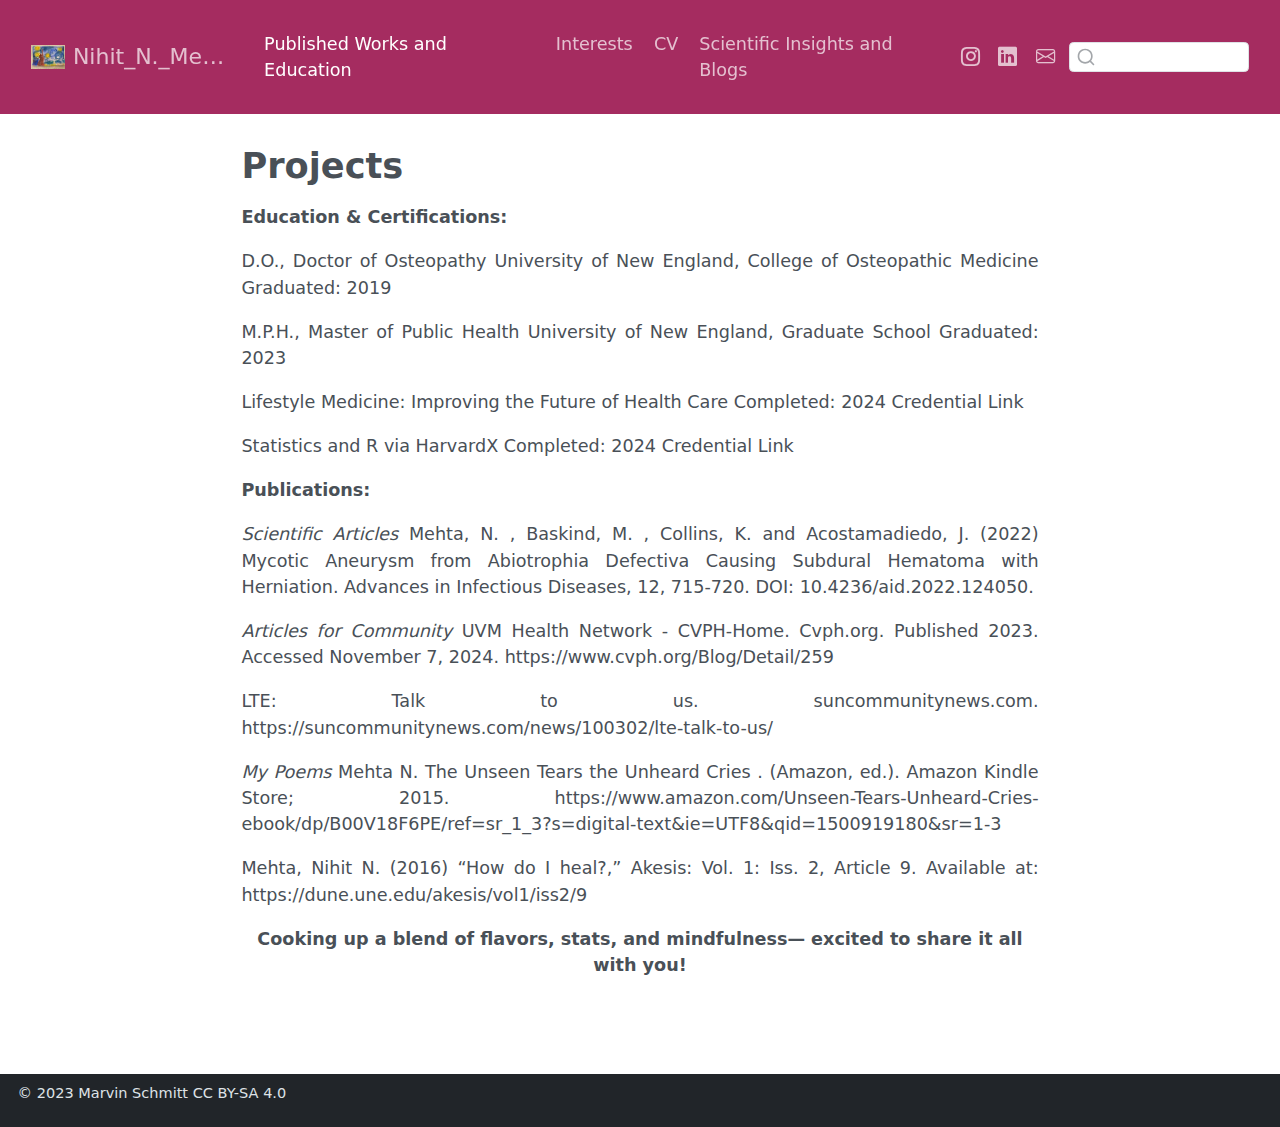
<file: docs/publishedworksandeducation/index.html>
<!DOCTYPE html>
<html xmlns="http://www.w3.org/1999/xhtml" lang="en" xml:lang="en"><head>

<meta charset="utf-8">
<meta name="generator" content="quarto-1.5.57">

<meta name="viewport" content="width=device-width, initial-scale=1.0, user-scalable=yes">


<title>Projects – Nihit_N._Mehta</title>
<style>
code{white-space: pre-wrap;}
span.smallcaps{font-variant: small-caps;}
div.columns{display: flex; gap: min(4vw, 1.5em);}
div.column{flex: auto; overflow-x: auto;}
div.hanging-indent{margin-left: 1.5em; text-indent: -1.5em;}
ul.task-list{list-style: none;}
ul.task-list li input[type="checkbox"] {
  width: 0.8em;
  margin: 0 0.8em 0.2em -1em; /* quarto-specific, see https://github.com/quarto-dev/quarto-cli/issues/4556 */ 
  vertical-align: middle;
}
</style>


<script src="../site_libs/quarto-nav/quarto-nav.js"></script>
<script src="../site_libs/clipboard/clipboard.min.js"></script>
<script src="../site_libs/quarto-search/autocomplete.umd.js"></script>
<script src="../site_libs/quarto-search/fuse.min.js"></script>
<script src="../site_libs/quarto-search/quarto-search.js"></script>
<meta name="quarto:offset" content="../">
<link href="../img/favicon.png" rel="icon" type="image/png">
<script src="../site_libs/quarto-html/quarto.js"></script>
<script src="../site_libs/quarto-html/popper.min.js"></script>
<script src="../site_libs/quarto-html/tippy.umd.min.js"></script>
<script src="../site_libs/quarto-html/anchor.min.js"></script>
<link href="../site_libs/quarto-html/tippy.css" rel="stylesheet">
<link href="../site_libs/quarto-html/quarto-syntax-highlighting.css" rel="stylesheet" id="quarto-text-highlighting-styles">
<script src="../site_libs/bootstrap/bootstrap.min.js"></script>
<link href="../site_libs/bootstrap/bootstrap-icons.css" rel="stylesheet">
<link href="../site_libs/bootstrap/bootstrap.min.css" rel="stylesheet" id="quarto-bootstrap" data-mode="light">
<script id="quarto-search-options" type="application/json">{
  "location": "navbar",
  "copy-button": false,
  "collapse-after": 3,
  "panel-placement": "end",
  "type": "textbox",
  "limit": 50,
  "keyboard-shortcut": [
    "f",
    "/",
    "s"
  ],
  "language": {
    "search-no-results-text": "No results",
    "search-matching-documents-text": "matching documents",
    "search-copy-link-title": "Copy link to search",
    "search-hide-matches-text": "Hide additional matches",
    "search-more-match-text": "more match in this document",
    "search-more-matches-text": "more matches in this document",
    "search-clear-button-title": "Clear",
    "search-text-placeholder": "",
    "search-detached-cancel-button-title": "Cancel",
    "search-submit-button-title": "Submit",
    "search-label": "Search"
  }
}</script>


</head>

<body class="nav-fixed fullcontent">

<div id="quarto-search-results"></div>
  <header id="quarto-header" class="headroom fixed-top">
    <nav class="navbar navbar-expand-lg " data-bs-theme="dark">
      <div class="navbar-container container-fluid">
      <div class="navbar-brand-container mx-auto">
    <a href="../index.html" class="navbar-brand navbar-brand-logo">
    <img src="../img/logo.png" alt="" class="navbar-logo">
    </a>
    <a class="navbar-brand" href="../index.html">
    <span class="navbar-title">Nihit_N._Mehta</span>
    </a>
  </div>
            <div id="quarto-search" class="" title="Search"></div>
          <button class="navbar-toggler" type="button" data-bs-toggle="collapse" data-bs-target="#navbarCollapse" aria-controls="navbarCollapse" role="menu" aria-expanded="false" aria-label="Toggle navigation" onclick="if (window.quartoToggleHeadroom) { window.quartoToggleHeadroom(); }">
  <span class="navbar-toggler-icon"></span>
</button>
          <div class="collapse navbar-collapse" id="navbarCollapse">
            <ul class="navbar-nav navbar-nav-scroll me-auto">
  <li class="nav-item">
    <a class="nav-link active" href="../publishedworksandeducation/index.html" aria-current="page"> 
<span class="menu-text">Published Works and Education</span></a>
  </li>  
  <li class="nav-item">
    <a class="nav-link" href="../interests/index.html"> 
<span class="menu-text">Interests</span></a>
  </li>  
  <li class="nav-item">
    <a class="nav-link" href="../cv/index.html"> 
<span class="menu-text">CV</span></a>
  </li>  
  <li class="nav-item">
    <a class="nav-link" href="../Scientific Insights and Blogs/index.html"> 
<span class="menu-text">Scientific Insights and Blogs</span></a>
  </li>  
</ul>
            <ul class="navbar-nav navbar-nav-scroll ms-auto">
  <li class="nav-item compact">
    <a class="nav-link" href="https://www.instagram.com/nnmehta08?igsh=MXFmeDZuMnY0Z25qMg%3D%3D&amp;utm_source=qr"> <i class="bi bi-instagram" role="img">
</i> 
<span class="menu-text"></span></a>
  </li>  
  <li class="nav-item compact">
    <a class="nav-link" href="https://www.linkedin.com/in/marvin-schmitt-a85b321a2/"> <i class="bi bi-linkedin" role="img">
</i> 
<span class="menu-text"></span></a>
  </li>  
  <li class="nav-item compact">
    <a class="nav-link" href="mailto:nnm32@case.edu"> <i class="bi bi-envelope" role="img" aria-label="email">
</i> 
<span class="menu-text"></span></a>
  </li>  
</ul>
          </div> <!-- /navcollapse -->
            <div class="quarto-navbar-tools">
</div>
      </div> <!-- /container-fluid -->
    </nav>
</header>
<!-- content -->
<div id="quarto-content" class="quarto-container page-columns page-rows-contents page-layout-article page-navbar">
<!-- sidebar -->
<!-- margin-sidebar -->
    
<!-- main -->
<main class="content" id="quarto-document-content">

<header id="title-block-header" class="quarto-title-block default">
<div class="quarto-title">
<h1 class="title">Projects</h1>
</div>



<div class="quarto-title-meta">

    
  
    
  </div>
  


</header>


<div style="text-align: justify;">
<p><strong>Education &amp; Certifications:</strong></p>
<p>D.O., Doctor of Osteopathy University of New England, College of Osteopathic Medicine Graduated: 2019</p>
<p>M.P.H., Master of Public Health University of New England, Graduate School Graduated: 2023</p>
<p>Lifestyle Medicine: Improving the Future of Health Care Completed: 2024 Credential Link</p>
<p>Statistics and R via HarvardX Completed: 2024 Credential Link</p>
<p><strong>Publications:</strong></p>
<p><em>Scientific Articles</em> Mehta, N. , Baskind, M. , Collins, K. and Acostamadiedo, J. (2022) Mycotic Aneurysm from Abiotrophia Defectiva Causing Subdural Hematoma with Herniation. Advances in Infectious Diseases, 12, 715-720. DOI: 10.4236/aid.2022.124050.</p>
<p><em>Articles for Community</em> UVM Health Network - CVPH-Home. Cvph.org. Published 2023. Accessed November 7, 2024. https://www.cvph.org/Blog/Detail/259</p>
<p>LTE: Talk to us. suncommunitynews.com. https://suncommunitynews.com/news/100302/lte-talk-to-us/</p>
<p><em>My Poems</em> Mehta N. The Unseen Tears the Unheard Cries . (Amazon, ed.). Amazon Kindle Store; 2015. https://www.amazon.com/Unseen-Tears-Unheard-Cries-ebook/dp/B00V18F6PE/ref=sr_1_3?s=digital-text&amp;ie=UTF8&amp;qid=1500919180&amp;sr=1-3</p>
<p>Mehta, Nihit N. (2016) “How do I heal?,” Akesis: Vol. 1: Iss. 2, Article 9. Available at: https://dune.une.edu/akesis/vol1/iss2/9</p>
</div>
<div style="text-align: center;">
<p><strong>Cooking up a blend of flavors, stats, and mindfulness— excited to share it all with you!</strong></p>
</div>



</main> <!-- /main -->
<script id="quarto-html-after-body" type="application/javascript">
window.document.addEventListener("DOMContentLoaded", function (event) {
  const toggleBodyColorMode = (bsSheetEl) => {
    const mode = bsSheetEl.getAttribute("data-mode");
    const bodyEl = window.document.querySelector("body");
    if (mode === "dark") {
      bodyEl.classList.add("quarto-dark");
      bodyEl.classList.remove("quarto-light");
    } else {
      bodyEl.classList.add("quarto-light");
      bodyEl.classList.remove("quarto-dark");
    }
  }
  const toggleBodyColorPrimary = () => {
    const bsSheetEl = window.document.querySelector("link#quarto-bootstrap");
    if (bsSheetEl) {
      toggleBodyColorMode(bsSheetEl);
    }
  }
  toggleBodyColorPrimary();  
  const icon = "";
  const anchorJS = new window.AnchorJS();
  anchorJS.options = {
    placement: 'right',
    icon: icon
  };
  anchorJS.add('.anchored');
  const isCodeAnnotation = (el) => {
    for (const clz of el.classList) {
      if (clz.startsWith('code-annotation-')) {                     
        return true;
      }
    }
    return false;
  }
  const onCopySuccess = function(e) {
    // button target
    const button = e.trigger;
    // don't keep focus
    button.blur();
    // flash "checked"
    button.classList.add('code-copy-button-checked');
    var currentTitle = button.getAttribute("title");
    button.setAttribute("title", "Copied!");
    let tooltip;
    if (window.bootstrap) {
      button.setAttribute("data-bs-toggle", "tooltip");
      button.setAttribute("data-bs-placement", "left");
      button.setAttribute("data-bs-title", "Copied!");
      tooltip = new bootstrap.Tooltip(button, 
        { trigger: "manual", 
          customClass: "code-copy-button-tooltip",
          offset: [0, -8]});
      tooltip.show();    
    }
    setTimeout(function() {
      if (tooltip) {
        tooltip.hide();
        button.removeAttribute("data-bs-title");
        button.removeAttribute("data-bs-toggle");
        button.removeAttribute("data-bs-placement");
      }
      button.setAttribute("title", currentTitle);
      button.classList.remove('code-copy-button-checked');
    }, 1000);
    // clear code selection
    e.clearSelection();
  }
  const getTextToCopy = function(trigger) {
      const codeEl = trigger.previousElementSibling.cloneNode(true);
      for (const childEl of codeEl.children) {
        if (isCodeAnnotation(childEl)) {
          childEl.remove();
        }
      }
      return codeEl.innerText;
  }
  const clipboard = new window.ClipboardJS('.code-copy-button:not([data-in-quarto-modal])', {
    text: getTextToCopy
  });
  clipboard.on('success', onCopySuccess);
  if (window.document.getElementById('quarto-embedded-source-code-modal')) {
    // For code content inside modals, clipBoardJS needs to be initialized with a container option
    // TODO: Check when it could be a function (https://github.com/zenorocha/clipboard.js/issues/860)
    const clipboardModal = new window.ClipboardJS('.code-copy-button[data-in-quarto-modal]', {
      text: getTextToCopy,
      container: window.document.getElementById('quarto-embedded-source-code-modal')
    });
    clipboardModal.on('success', onCopySuccess);
  }
    var localhostRegex = new RegExp(/^(?:http|https):\/\/localhost\:?[0-9]*\//);
    var mailtoRegex = new RegExp(/^mailto:/);
      var filterRegex = new RegExp('/' + window.location.host + '/');
    var isInternal = (href) => {
        return filterRegex.test(href) || localhostRegex.test(href) || mailtoRegex.test(href);
    }
    // Inspect non-navigation links and adorn them if external
 	var links = window.document.querySelectorAll('a[href]:not(.nav-link):not(.navbar-brand):not(.toc-action):not(.sidebar-link):not(.sidebar-item-toggle):not(.pagination-link):not(.no-external):not([aria-hidden]):not(.dropdown-item):not(.quarto-navigation-tool):not(.about-link)');
    for (var i=0; i<links.length; i++) {
      const link = links[i];
      if (!isInternal(link.href)) {
        // undo the damage that might have been done by quarto-nav.js in the case of
        // links that we want to consider external
        if (link.dataset.originalHref !== undefined) {
          link.href = link.dataset.originalHref;
        }
      }
    }
  function tippyHover(el, contentFn, onTriggerFn, onUntriggerFn) {
    const config = {
      allowHTML: true,
      maxWidth: 500,
      delay: 100,
      arrow: false,
      appendTo: function(el) {
          return el.parentElement;
      },
      interactive: true,
      interactiveBorder: 10,
      theme: 'quarto',
      placement: 'bottom-start',
    };
    if (contentFn) {
      config.content = contentFn;
    }
    if (onTriggerFn) {
      config.onTrigger = onTriggerFn;
    }
    if (onUntriggerFn) {
      config.onUntrigger = onUntriggerFn;
    }
    window.tippy(el, config); 
  }
  const noterefs = window.document.querySelectorAll('a[role="doc-noteref"]');
  for (var i=0; i<noterefs.length; i++) {
    const ref = noterefs[i];
    tippyHover(ref, function() {
      // use id or data attribute instead here
      let href = ref.getAttribute('data-footnote-href') || ref.getAttribute('href');
      try { href = new URL(href).hash; } catch {}
      const id = href.replace(/^#\/?/, "");
      const note = window.document.getElementById(id);
      if (note) {
        return note.innerHTML;
      } else {
        return "";
      }
    });
  }
  const xrefs = window.document.querySelectorAll('a.quarto-xref');
  const processXRef = (id, note) => {
    // Strip column container classes
    const stripColumnClz = (el) => {
      el.classList.remove("page-full", "page-columns");
      if (el.children) {
        for (const child of el.children) {
          stripColumnClz(child);
        }
      }
    }
    stripColumnClz(note)
    if (id === null || id.startsWith('sec-')) {
      // Special case sections, only their first couple elements
      const container = document.createElement("div");
      if (note.children && note.children.length > 2) {
        container.appendChild(note.children[0].cloneNode(true));
        for (let i = 1; i < note.children.length; i++) {
          const child = note.children[i];
          if (child.tagName === "P" && child.innerText === "") {
            continue;
          } else {
            container.appendChild(child.cloneNode(true));
            break;
          }
        }
        if (window.Quarto?.typesetMath) {
          window.Quarto.typesetMath(container);
        }
        return container.innerHTML
      } else {
        if (window.Quarto?.typesetMath) {
          window.Quarto.typesetMath(note);
        }
        return note.innerHTML;
      }
    } else {
      // Remove any anchor links if they are present
      const anchorLink = note.querySelector('a.anchorjs-link');
      if (anchorLink) {
        anchorLink.remove();
      }
      if (window.Quarto?.typesetMath) {
        window.Quarto.typesetMath(note);
      }
      // TODO in 1.5, we should make sure this works without a callout special case
      if (note.classList.contains("callout")) {
        return note.outerHTML;
      } else {
        return note.innerHTML;
      }
    }
  }
  for (var i=0; i<xrefs.length; i++) {
    const xref = xrefs[i];
    tippyHover(xref, undefined, function(instance) {
      instance.disable();
      let url = xref.getAttribute('href');
      let hash = undefined; 
      if (url.startsWith('#')) {
        hash = url;
      } else {
        try { hash = new URL(url).hash; } catch {}
      }
      if (hash) {
        const id = hash.replace(/^#\/?/, "");
        const note = window.document.getElementById(id);
        if (note !== null) {
          try {
            const html = processXRef(id, note.cloneNode(true));
            instance.setContent(html);
          } finally {
            instance.enable();
            instance.show();
          }
        } else {
          // See if we can fetch this
          fetch(url.split('#')[0])
          .then(res => res.text())
          .then(html => {
            const parser = new DOMParser();
            const htmlDoc = parser.parseFromString(html, "text/html");
            const note = htmlDoc.getElementById(id);
            if (note !== null) {
              const html = processXRef(id, note);
              instance.setContent(html);
            } 
          }).finally(() => {
            instance.enable();
            instance.show();
          });
        }
      } else {
        // See if we can fetch a full url (with no hash to target)
        // This is a special case and we should probably do some content thinning / targeting
        fetch(url)
        .then(res => res.text())
        .then(html => {
          const parser = new DOMParser();
          const htmlDoc = parser.parseFromString(html, "text/html");
          const note = htmlDoc.querySelector('main.content');
          if (note !== null) {
            // This should only happen for chapter cross references
            // (since there is no id in the URL)
            // remove the first header
            if (note.children.length > 0 && note.children[0].tagName === "HEADER") {
              note.children[0].remove();
            }
            const html = processXRef(null, note);
            instance.setContent(html);
          } 
        }).finally(() => {
          instance.enable();
          instance.show();
        });
      }
    }, function(instance) {
    });
  }
      let selectedAnnoteEl;
      const selectorForAnnotation = ( cell, annotation) => {
        let cellAttr = 'data-code-cell="' + cell + '"';
        let lineAttr = 'data-code-annotation="' +  annotation + '"';
        const selector = 'span[' + cellAttr + '][' + lineAttr + ']';
        return selector;
      }
      const selectCodeLines = (annoteEl) => {
        const doc = window.document;
        const targetCell = annoteEl.getAttribute("data-target-cell");
        const targetAnnotation = annoteEl.getAttribute("data-target-annotation");
        const annoteSpan = window.document.querySelector(selectorForAnnotation(targetCell, targetAnnotation));
        const lines = annoteSpan.getAttribute("data-code-lines").split(",");
        const lineIds = lines.map((line) => {
          return targetCell + "-" + line;
        })
        let top = null;
        let height = null;
        let parent = null;
        if (lineIds.length > 0) {
            //compute the position of the single el (top and bottom and make a div)
            const el = window.document.getElementById(lineIds[0]);
            top = el.offsetTop;
            height = el.offsetHeight;
            parent = el.parentElement.parentElement;
          if (lineIds.length > 1) {
            const lastEl = window.document.getElementById(lineIds[lineIds.length - 1]);
            const bottom = lastEl.offsetTop + lastEl.offsetHeight;
            height = bottom - top;
          }
          if (top !== null && height !== null && parent !== null) {
            // cook up a div (if necessary) and position it 
            let div = window.document.getElementById("code-annotation-line-highlight");
            if (div === null) {
              div = window.document.createElement("div");
              div.setAttribute("id", "code-annotation-line-highlight");
              div.style.position = 'absolute';
              parent.appendChild(div);
            }
            div.style.top = top - 2 + "px";
            div.style.height = height + 4 + "px";
            div.style.left = 0;
            let gutterDiv = window.document.getElementById("code-annotation-line-highlight-gutter");
            if (gutterDiv === null) {
              gutterDiv = window.document.createElement("div");
              gutterDiv.setAttribute("id", "code-annotation-line-highlight-gutter");
              gutterDiv.style.position = 'absolute';
              const codeCell = window.document.getElementById(targetCell);
              const gutter = codeCell.querySelector('.code-annotation-gutter');
              gutter.appendChild(gutterDiv);
            }
            gutterDiv.style.top = top - 2 + "px";
            gutterDiv.style.height = height + 4 + "px";
          }
          selectedAnnoteEl = annoteEl;
        }
      };
      const unselectCodeLines = () => {
        const elementsIds = ["code-annotation-line-highlight", "code-annotation-line-highlight-gutter"];
        elementsIds.forEach((elId) => {
          const div = window.document.getElementById(elId);
          if (div) {
            div.remove();
          }
        });
        selectedAnnoteEl = undefined;
      };
        // Handle positioning of the toggle
    window.addEventListener(
      "resize",
      throttle(() => {
        elRect = undefined;
        if (selectedAnnoteEl) {
          selectCodeLines(selectedAnnoteEl);
        }
      }, 10)
    );
    function throttle(fn, ms) {
    let throttle = false;
    let timer;
      return (...args) => {
        if(!throttle) { // first call gets through
            fn.apply(this, args);
            throttle = true;
        } else { // all the others get throttled
            if(timer) clearTimeout(timer); // cancel #2
            timer = setTimeout(() => {
              fn.apply(this, args);
              timer = throttle = false;
            }, ms);
        }
      };
    }
      // Attach click handler to the DT
      const annoteDls = window.document.querySelectorAll('dt[data-target-cell]');
      for (const annoteDlNode of annoteDls) {
        annoteDlNode.addEventListener('click', (event) => {
          const clickedEl = event.target;
          if (clickedEl !== selectedAnnoteEl) {
            unselectCodeLines();
            const activeEl = window.document.querySelector('dt[data-target-cell].code-annotation-active');
            if (activeEl) {
              activeEl.classList.remove('code-annotation-active');
            }
            selectCodeLines(clickedEl);
            clickedEl.classList.add('code-annotation-active');
          } else {
            // Unselect the line
            unselectCodeLines();
            clickedEl.classList.remove('code-annotation-active');
          }
        });
      }
  const findCites = (el) => {
    const parentEl = el.parentElement;
    if (parentEl) {
      const cites = parentEl.dataset.cites;
      if (cites) {
        return {
          el,
          cites: cites.split(' ')
        };
      } else {
        return findCites(el.parentElement)
      }
    } else {
      return undefined;
    }
  };
  var bibliorefs = window.document.querySelectorAll('a[role="doc-biblioref"]');
  for (var i=0; i<bibliorefs.length; i++) {
    const ref = bibliorefs[i];
    const citeInfo = findCites(ref);
    if (citeInfo) {
      tippyHover(citeInfo.el, function() {
        var popup = window.document.createElement('div');
        citeInfo.cites.forEach(function(cite) {
          var citeDiv = window.document.createElement('div');
          citeDiv.classList.add('hanging-indent');
          citeDiv.classList.add('csl-entry');
          var biblioDiv = window.document.getElementById('ref-' + cite);
          if (biblioDiv) {
            citeDiv.innerHTML = biblioDiv.innerHTML;
          }
          popup.appendChild(citeDiv);
        });
        return popup.innerHTML;
      });
    }
  }
});
</script>
</div> <!-- /content -->
<footer class="footer">
  <div class="nav-footer">
    <div class="nav-footer-left">
<p><span class="faux-block">© 2023 Marvin Schmitt CC BY-SA 4.0</span></p>
</div>   
    <div class="nav-footer-center">
      &nbsp;
    </div>
    <div class="nav-footer-right">
      &nbsp;
    </div>
  </div>
</footer>




</body></html>
</file>
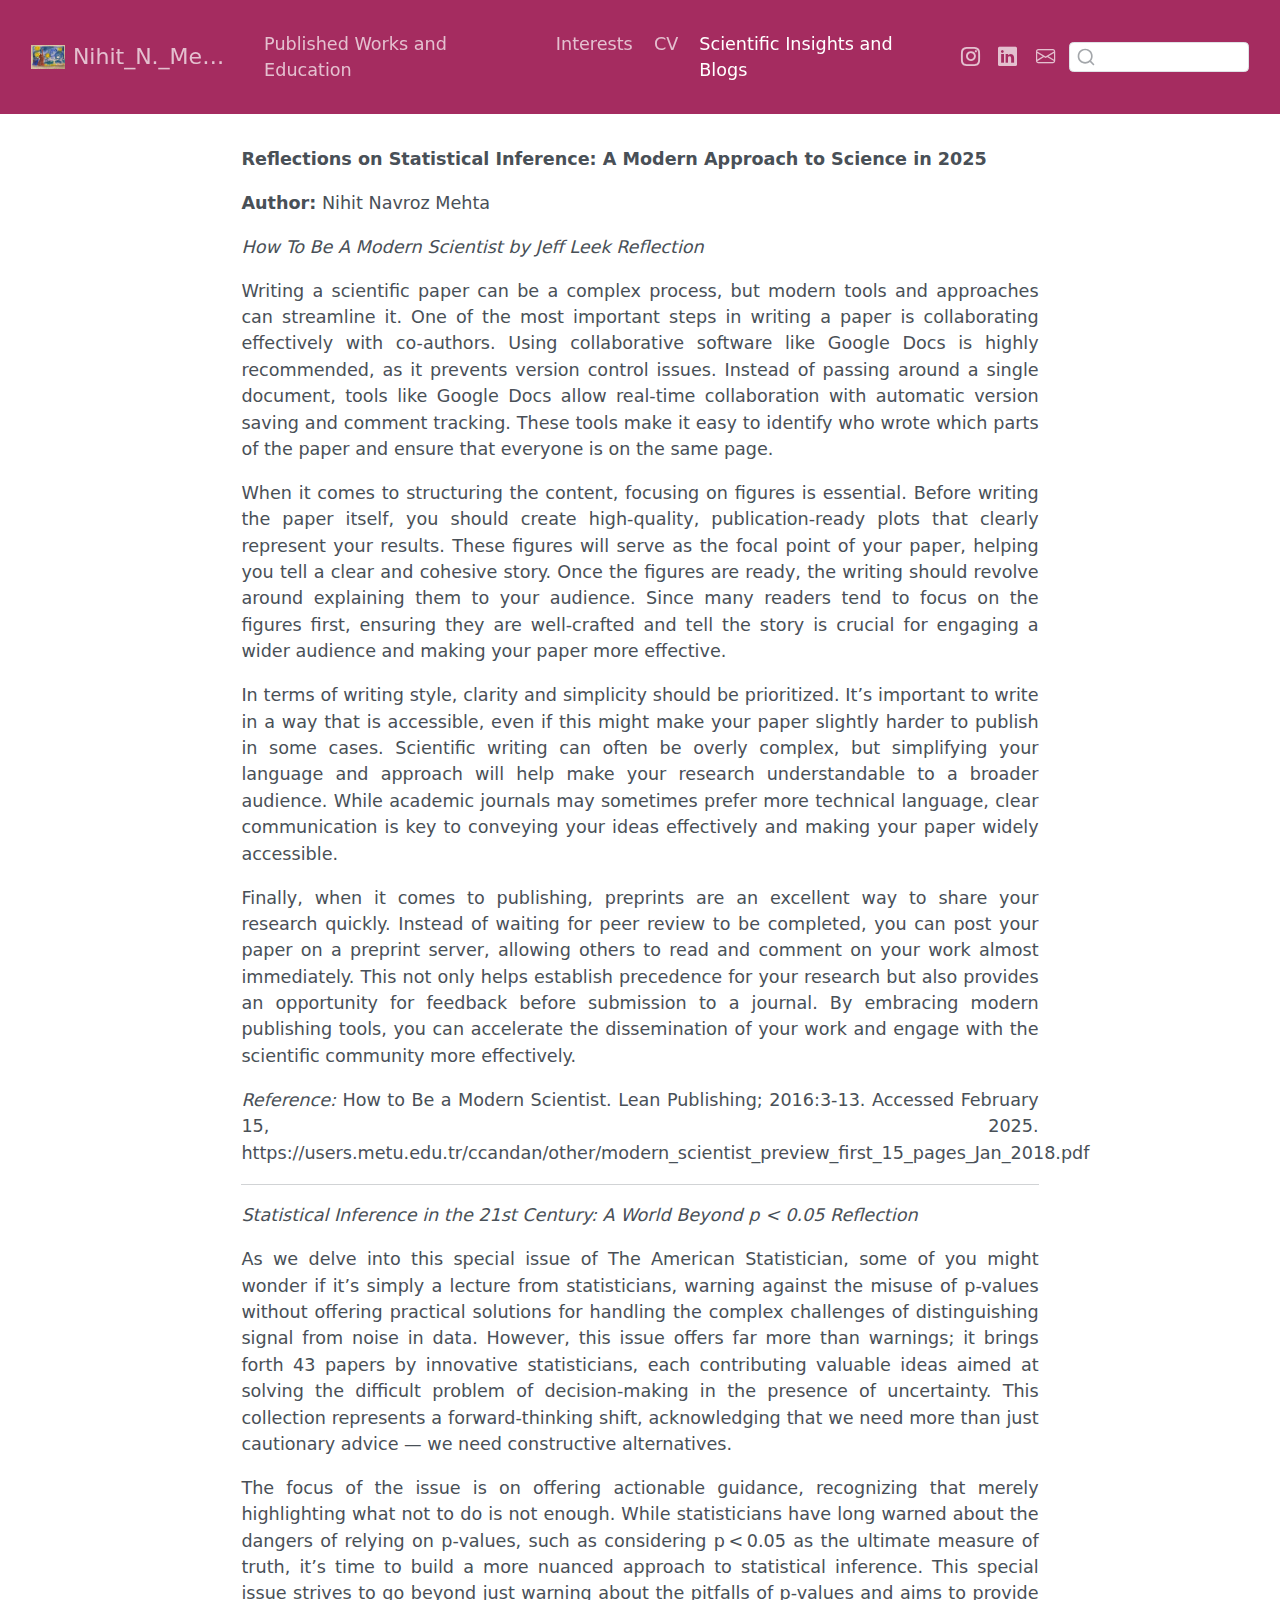
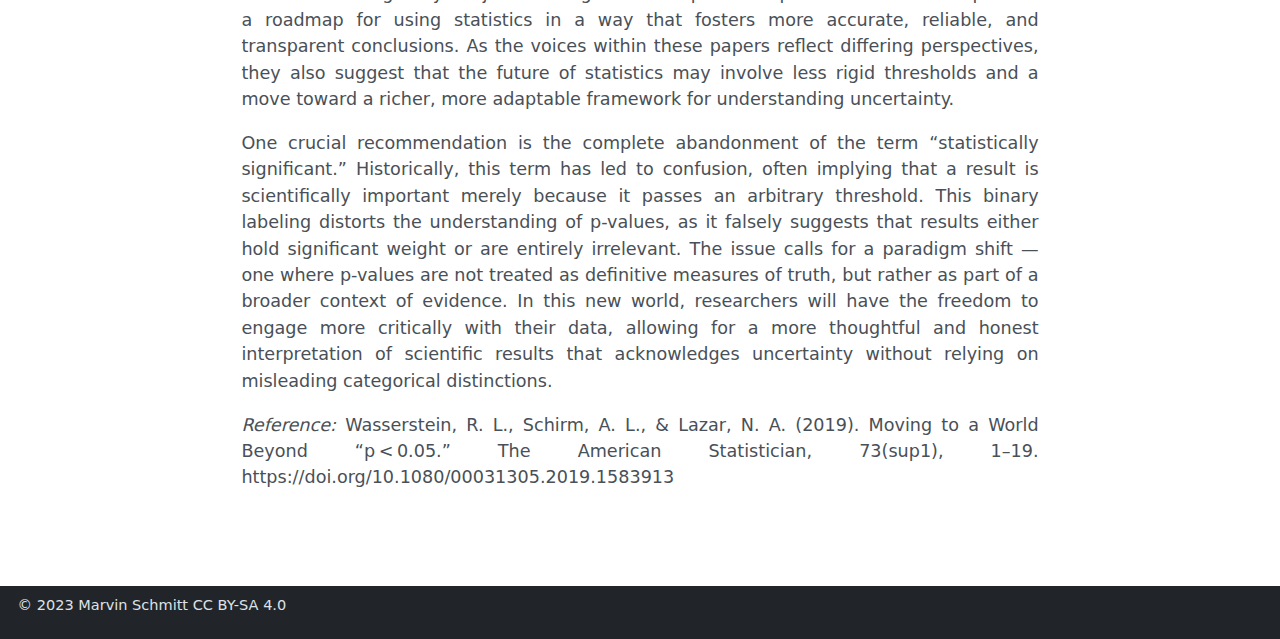
<file: docs/Scientific Insights and Blogs/index.html>
<!DOCTYPE html>
<html xmlns="http://www.w3.org/1999/xhtml" lang="en" xml:lang="en"><head>

<meta charset="utf-8">
<meta name="generator" content="quarto-1.5.57">

<meta name="viewport" content="width=device-width, initial-scale=1.0, user-scalable=yes">


<title>index – Nihit_N._Mehta</title>
<style>
code{white-space: pre-wrap;}
span.smallcaps{font-variant: small-caps;}
div.columns{display: flex; gap: min(4vw, 1.5em);}
div.column{flex: auto; overflow-x: auto;}
div.hanging-indent{margin-left: 1.5em; text-indent: -1.5em;}
ul.task-list{list-style: none;}
ul.task-list li input[type="checkbox"] {
  width: 0.8em;
  margin: 0 0.8em 0.2em -1em; /* quarto-specific, see https://github.com/quarto-dev/quarto-cli/issues/4556 */ 
  vertical-align: middle;
}
</style>


<script src="../site_libs/quarto-nav/quarto-nav.js"></script>
<script src="../site_libs/clipboard/clipboard.min.js"></script>
<script src="../site_libs/quarto-search/autocomplete.umd.js"></script>
<script src="../site_libs/quarto-search/fuse.min.js"></script>
<script src="../site_libs/quarto-search/quarto-search.js"></script>
<meta name="quarto:offset" content="../">
<link href="../img/favicon.png" rel="icon" type="image/png">
<script src="../site_libs/quarto-html/quarto.js"></script>
<script src="../site_libs/quarto-html/popper.min.js"></script>
<script src="../site_libs/quarto-html/tippy.umd.min.js"></script>
<script src="../site_libs/quarto-html/anchor.min.js"></script>
<link href="../site_libs/quarto-html/tippy.css" rel="stylesheet">
<link href="../site_libs/quarto-html/quarto-syntax-highlighting.css" rel="stylesheet" id="quarto-text-highlighting-styles">
<script src="../site_libs/bootstrap/bootstrap.min.js"></script>
<link href="../site_libs/bootstrap/bootstrap-icons.css" rel="stylesheet">
<link href="../site_libs/bootstrap/bootstrap.min.css" rel="stylesheet" id="quarto-bootstrap" data-mode="light">
<script id="quarto-search-options" type="application/json">{
  "location": "navbar",
  "copy-button": false,
  "collapse-after": 3,
  "panel-placement": "end",
  "type": "textbox",
  "limit": 50,
  "keyboard-shortcut": [
    "f",
    "/",
    "s"
  ],
  "language": {
    "search-no-results-text": "No results",
    "search-matching-documents-text": "matching documents",
    "search-copy-link-title": "Copy link to search",
    "search-hide-matches-text": "Hide additional matches",
    "search-more-match-text": "more match in this document",
    "search-more-matches-text": "more matches in this document",
    "search-clear-button-title": "Clear",
    "search-text-placeholder": "",
    "search-detached-cancel-button-title": "Cancel",
    "search-submit-button-title": "Submit",
    "search-label": "Search"
  }
}</script>


</head>

<body class="nav-fixed fullcontent">

<div id="quarto-search-results"></div>
  <header id="quarto-header" class="headroom fixed-top">
    <nav class="navbar navbar-expand-lg " data-bs-theme="dark">
      <div class="navbar-container container-fluid">
      <div class="navbar-brand-container mx-auto">
    <a href="../index.html" class="navbar-brand navbar-brand-logo">
    <img src="../img/logo.png" alt="" class="navbar-logo">
    </a>
    <a class="navbar-brand" href="../index.html">
    <span class="navbar-title">Nihit_N._Mehta</span>
    </a>
  </div>
            <div id="quarto-search" class="" title="Search"></div>
          <button class="navbar-toggler" type="button" data-bs-toggle="collapse" data-bs-target="#navbarCollapse" aria-controls="navbarCollapse" role="menu" aria-expanded="false" aria-label="Toggle navigation" onclick="if (window.quartoToggleHeadroom) { window.quartoToggleHeadroom(); }">
  <span class="navbar-toggler-icon"></span>
</button>
          <div class="collapse navbar-collapse" id="navbarCollapse">
            <ul class="navbar-nav navbar-nav-scroll me-auto">
  <li class="nav-item">
    <a class="nav-link" href="../publishedworksandeducation/index.html"> 
<span class="menu-text">Published Works and Education</span></a>
  </li>  
  <li class="nav-item">
    <a class="nav-link" href="../interests/index.html"> 
<span class="menu-text">Interests</span></a>
  </li>  
  <li class="nav-item">
    <a class="nav-link" href="../cv/index.html"> 
<span class="menu-text">CV</span></a>
  </li>  
  <li class="nav-item">
    <a class="nav-link active" href="../Scientific Insights and Blogs/index.html" aria-current="page"> 
<span class="menu-text">Scientific Insights and Blogs</span></a>
  </li>  
</ul>
            <ul class="navbar-nav navbar-nav-scroll ms-auto">
  <li class="nav-item compact">
    <a class="nav-link" href="https://www.instagram.com/nnmehta08?igsh=MXFmeDZuMnY0Z25qMg%3D%3D&amp;utm_source=qr"> <i class="bi bi-instagram" role="img">
</i> 
<span class="menu-text"></span></a>
  </li>  
  <li class="nav-item compact">
    <a class="nav-link" href="https://www.linkedin.com/in/marvin-schmitt-a85b321a2/"> <i class="bi bi-linkedin" role="img">
</i> 
<span class="menu-text"></span></a>
  </li>  
  <li class="nav-item compact">
    <a class="nav-link" href="mailto:nnm32@case.edu"> <i class="bi bi-envelope" role="img" aria-label="email">
</i> 
<span class="menu-text"></span></a>
  </li>  
</ul>
          </div> <!-- /navcollapse -->
            <div class="quarto-navbar-tools">
</div>
      </div> <!-- /container-fluid -->
    </nav>
</header>
<!-- content -->
<div id="quarto-content" class="quarto-container page-columns page-rows-contents page-layout-article page-navbar">
<!-- sidebar -->
<!-- margin-sidebar -->
    
<!-- main -->
<main class="content" id="quarto-document-content">




<div style="text-align: justify;">
<p><strong>Reflections on Statistical Inference: A Modern Approach to Science in 2025</strong></p>
<p><strong>Author:</strong> Nihit Navroz Mehta</p>
<p><em>How To Be A Modern Scientist by Jeff Leek Reflection</em></p>
<p>Writing a scientific paper can be a complex process, but modern tools and approaches can streamline it. One of the most important steps in writing a paper is collaborating effectively with co-authors. Using collaborative software like Google Docs is highly recommended, as it prevents version control issues. Instead of passing around a single document, tools like Google Docs allow real-time collaboration with automatic version saving and comment tracking. These tools make it easy to identify who wrote which parts of the paper and ensure that everyone is on the same page.</p>
<p>When it comes to structuring the content, focusing on figures is essential. Before writing the paper itself, you should create high-quality, publication-ready plots that clearly represent your results. These figures will serve as the focal point of your paper, helping you tell a clear and cohesive story. Once the figures are ready, the writing should revolve around explaining them to your audience. Since many readers tend to focus on the figures first, ensuring they are well-crafted and tell the story is crucial for engaging a wider audience and making your paper more effective.</p>
<p>In terms of writing style, clarity and simplicity should be prioritized. It’s important to write in a way that is accessible, even if this might make your paper slightly harder to publish in some cases. Scientific writing can often be overly complex, but simplifying your language and approach will help make your research understandable to a broader audience. While academic journals may sometimes prefer more technical language, clear communication is key to conveying your ideas effectively and making your paper widely accessible.</p>
<p>Finally, when it comes to publishing, preprints are an excellent way to share your research quickly. Instead of waiting for peer review to be completed, you can post your paper on a preprint server, allowing others to read and comment on your work almost immediately. This not only helps establish precedence for your research but also provides an opportunity for feedback before submission to a journal. By embracing modern publishing tools, you can accelerate the dissemination of your work and engage with the scientific community more effectively.</p>
<p><em>Reference:</em> How to Be a Modern Scientist. Lean Publishing; 2016:3-13. Accessed February 15, 2025. https://users.metu.edu.tr/ccandan/other/modern_scientist_preview_first_15_pages_Jan_2018.pdf</p>
<hr>
<p><em>Statistical Inference in the 21st Century: A World Beyond p &lt; 0.05 Reflection</em></p>
<p>As we delve into this special issue of The American Statistician, some of you might wonder if it’s simply a lecture from statisticians, warning against the misuse of p-values without offering practical solutions for handling the complex challenges of distinguishing signal from noise in data. However, this issue offers far more than warnings; it brings forth 43 papers by innovative statisticians, each contributing valuable ideas aimed at solving the difficult problem of decision-making in the presence of uncertainty. This collection represents a forward-thinking shift, acknowledging that we need more than just cautionary advice — we need constructive alternatives.</p>
<p>The focus of the issue is on offering actionable guidance, recognizing that merely highlighting what not to do is not enough. While statisticians have long warned about the dangers of relying on p-values, such as considering p &lt; 0.05 as the ultimate measure of truth, it’s time to build a more nuanced approach to statistical inference. This special issue strives to go beyond just warning about the pitfalls of p-values and aims to provide a roadmap for using statistics in a way that fosters more accurate, reliable, and transparent conclusions. As the voices within these papers reflect differing perspectives, they also suggest that the future of statistics may involve less rigid thresholds and a move toward a richer, more adaptable framework for understanding uncertainty.</p>
<p>One crucial recommendation is the complete abandonment of the term “statistically significant.” Historically, this term has led to confusion, often implying that a result is scientifically important merely because it passes an arbitrary threshold. This binary labeling distorts the understanding of p-values, as it falsely suggests that results either hold significant weight or are entirely irrelevant. The issue calls for a paradigm shift — one where p-values are not treated as definitive measures of truth, but rather as part of a broader context of evidence. In this new world, researchers will have the freedom to engage more critically with their data, allowing for a more thoughtful and honest interpretation of scientific results that acknowledges uncertainty without relying on misleading categorical distinctions.</p>
<p><em>Reference:</em> Wasserstein, R. L., Schirm, A. L., &amp; Lazar, N. A. (2019). Moving to a World Beyond “p &lt; 0.05.” The American Statistician, 73(sup1), 1–19. https://doi.org/10.1080/00031305.2019.1583913</p>
</div>



</main> <!-- /main -->
<script id="quarto-html-after-body" type="application/javascript">
window.document.addEventListener("DOMContentLoaded", function (event) {
  const toggleBodyColorMode = (bsSheetEl) => {
    const mode = bsSheetEl.getAttribute("data-mode");
    const bodyEl = window.document.querySelector("body");
    if (mode === "dark") {
      bodyEl.classList.add("quarto-dark");
      bodyEl.classList.remove("quarto-light");
    } else {
      bodyEl.classList.add("quarto-light");
      bodyEl.classList.remove("quarto-dark");
    }
  }
  const toggleBodyColorPrimary = () => {
    const bsSheetEl = window.document.querySelector("link#quarto-bootstrap");
    if (bsSheetEl) {
      toggleBodyColorMode(bsSheetEl);
    }
  }
  toggleBodyColorPrimary();  
  const icon = "";
  const anchorJS = new window.AnchorJS();
  anchorJS.options = {
    placement: 'right',
    icon: icon
  };
  anchorJS.add('.anchored');
  const isCodeAnnotation = (el) => {
    for (const clz of el.classList) {
      if (clz.startsWith('code-annotation-')) {                     
        return true;
      }
    }
    return false;
  }
  const onCopySuccess = function(e) {
    // button target
    const button = e.trigger;
    // don't keep focus
    button.blur();
    // flash "checked"
    button.classList.add('code-copy-button-checked');
    var currentTitle = button.getAttribute("title");
    button.setAttribute("title", "Copied!");
    let tooltip;
    if (window.bootstrap) {
      button.setAttribute("data-bs-toggle", "tooltip");
      button.setAttribute("data-bs-placement", "left");
      button.setAttribute("data-bs-title", "Copied!");
      tooltip = new bootstrap.Tooltip(button, 
        { trigger: "manual", 
          customClass: "code-copy-button-tooltip",
          offset: [0, -8]});
      tooltip.show();    
    }
    setTimeout(function() {
      if (tooltip) {
        tooltip.hide();
        button.removeAttribute("data-bs-title");
        button.removeAttribute("data-bs-toggle");
        button.removeAttribute("data-bs-placement");
      }
      button.setAttribute("title", currentTitle);
      button.classList.remove('code-copy-button-checked');
    }, 1000);
    // clear code selection
    e.clearSelection();
  }
  const getTextToCopy = function(trigger) {
      const codeEl = trigger.previousElementSibling.cloneNode(true);
      for (const childEl of codeEl.children) {
        if (isCodeAnnotation(childEl)) {
          childEl.remove();
        }
      }
      return codeEl.innerText;
  }
  const clipboard = new window.ClipboardJS('.code-copy-button:not([data-in-quarto-modal])', {
    text: getTextToCopy
  });
  clipboard.on('success', onCopySuccess);
  if (window.document.getElementById('quarto-embedded-source-code-modal')) {
    // For code content inside modals, clipBoardJS needs to be initialized with a container option
    // TODO: Check when it could be a function (https://github.com/zenorocha/clipboard.js/issues/860)
    const clipboardModal = new window.ClipboardJS('.code-copy-button[data-in-quarto-modal]', {
      text: getTextToCopy,
      container: window.document.getElementById('quarto-embedded-source-code-modal')
    });
    clipboardModal.on('success', onCopySuccess);
  }
    var localhostRegex = new RegExp(/^(?:http|https):\/\/localhost\:?[0-9]*\//);
    var mailtoRegex = new RegExp(/^mailto:/);
      var filterRegex = new RegExp('/' + window.location.host + '/');
    var isInternal = (href) => {
        return filterRegex.test(href) || localhostRegex.test(href) || mailtoRegex.test(href);
    }
    // Inspect non-navigation links and adorn them if external
 	var links = window.document.querySelectorAll('a[href]:not(.nav-link):not(.navbar-brand):not(.toc-action):not(.sidebar-link):not(.sidebar-item-toggle):not(.pagination-link):not(.no-external):not([aria-hidden]):not(.dropdown-item):not(.quarto-navigation-tool):not(.about-link)');
    for (var i=0; i<links.length; i++) {
      const link = links[i];
      if (!isInternal(link.href)) {
        // undo the damage that might have been done by quarto-nav.js in the case of
        // links that we want to consider external
        if (link.dataset.originalHref !== undefined) {
          link.href = link.dataset.originalHref;
        }
      }
    }
  function tippyHover(el, contentFn, onTriggerFn, onUntriggerFn) {
    const config = {
      allowHTML: true,
      maxWidth: 500,
      delay: 100,
      arrow: false,
      appendTo: function(el) {
          return el.parentElement;
      },
      interactive: true,
      interactiveBorder: 10,
      theme: 'quarto',
      placement: 'bottom-start',
    };
    if (contentFn) {
      config.content = contentFn;
    }
    if (onTriggerFn) {
      config.onTrigger = onTriggerFn;
    }
    if (onUntriggerFn) {
      config.onUntrigger = onUntriggerFn;
    }
    window.tippy(el, config); 
  }
  const noterefs = window.document.querySelectorAll('a[role="doc-noteref"]');
  for (var i=0; i<noterefs.length; i++) {
    const ref = noterefs[i];
    tippyHover(ref, function() {
      // use id or data attribute instead here
      let href = ref.getAttribute('data-footnote-href') || ref.getAttribute('href');
      try { href = new URL(href).hash; } catch {}
      const id = href.replace(/^#\/?/, "");
      const note = window.document.getElementById(id);
      if (note) {
        return note.innerHTML;
      } else {
        return "";
      }
    });
  }
  const xrefs = window.document.querySelectorAll('a.quarto-xref');
  const processXRef = (id, note) => {
    // Strip column container classes
    const stripColumnClz = (el) => {
      el.classList.remove("page-full", "page-columns");
      if (el.children) {
        for (const child of el.children) {
          stripColumnClz(child);
        }
      }
    }
    stripColumnClz(note)
    if (id === null || id.startsWith('sec-')) {
      // Special case sections, only their first couple elements
      const container = document.createElement("div");
      if (note.children && note.children.length > 2) {
        container.appendChild(note.children[0].cloneNode(true));
        for (let i = 1; i < note.children.length; i++) {
          const child = note.children[i];
          if (child.tagName === "P" && child.innerText === "") {
            continue;
          } else {
            container.appendChild(child.cloneNode(true));
            break;
          }
        }
        if (window.Quarto?.typesetMath) {
          window.Quarto.typesetMath(container);
        }
        return container.innerHTML
      } else {
        if (window.Quarto?.typesetMath) {
          window.Quarto.typesetMath(note);
        }
        return note.innerHTML;
      }
    } else {
      // Remove any anchor links if they are present
      const anchorLink = note.querySelector('a.anchorjs-link');
      if (anchorLink) {
        anchorLink.remove();
      }
      if (window.Quarto?.typesetMath) {
        window.Quarto.typesetMath(note);
      }
      // TODO in 1.5, we should make sure this works without a callout special case
      if (note.classList.contains("callout")) {
        return note.outerHTML;
      } else {
        return note.innerHTML;
      }
    }
  }
  for (var i=0; i<xrefs.length; i++) {
    const xref = xrefs[i];
    tippyHover(xref, undefined, function(instance) {
      instance.disable();
      let url = xref.getAttribute('href');
      let hash = undefined; 
      if (url.startsWith('#')) {
        hash = url;
      } else {
        try { hash = new URL(url).hash; } catch {}
      }
      if (hash) {
        const id = hash.replace(/^#\/?/, "");
        const note = window.document.getElementById(id);
        if (note !== null) {
          try {
            const html = processXRef(id, note.cloneNode(true));
            instance.setContent(html);
          } finally {
            instance.enable();
            instance.show();
          }
        } else {
          // See if we can fetch this
          fetch(url.split('#')[0])
          .then(res => res.text())
          .then(html => {
            const parser = new DOMParser();
            const htmlDoc = parser.parseFromString(html, "text/html");
            const note = htmlDoc.getElementById(id);
            if (note !== null) {
              const html = processXRef(id, note);
              instance.setContent(html);
            } 
          }).finally(() => {
            instance.enable();
            instance.show();
          });
        }
      } else {
        // See if we can fetch a full url (with no hash to target)
        // This is a special case and we should probably do some content thinning / targeting
        fetch(url)
        .then(res => res.text())
        .then(html => {
          const parser = new DOMParser();
          const htmlDoc = parser.parseFromString(html, "text/html");
          const note = htmlDoc.querySelector('main.content');
          if (note !== null) {
            // This should only happen for chapter cross references
            // (since there is no id in the URL)
            // remove the first header
            if (note.children.length > 0 && note.children[0].tagName === "HEADER") {
              note.children[0].remove();
            }
            const html = processXRef(null, note);
            instance.setContent(html);
          } 
        }).finally(() => {
          instance.enable();
          instance.show();
        });
      }
    }, function(instance) {
    });
  }
      let selectedAnnoteEl;
      const selectorForAnnotation = ( cell, annotation) => {
        let cellAttr = 'data-code-cell="' + cell + '"';
        let lineAttr = 'data-code-annotation="' +  annotation + '"';
        const selector = 'span[' + cellAttr + '][' + lineAttr + ']';
        return selector;
      }
      const selectCodeLines = (annoteEl) => {
        const doc = window.document;
        const targetCell = annoteEl.getAttribute("data-target-cell");
        const targetAnnotation = annoteEl.getAttribute("data-target-annotation");
        const annoteSpan = window.document.querySelector(selectorForAnnotation(targetCell, targetAnnotation));
        const lines = annoteSpan.getAttribute("data-code-lines").split(",");
        const lineIds = lines.map((line) => {
          return targetCell + "-" + line;
        })
        let top = null;
        let height = null;
        let parent = null;
        if (lineIds.length > 0) {
            //compute the position of the single el (top and bottom and make a div)
            const el = window.document.getElementById(lineIds[0]);
            top = el.offsetTop;
            height = el.offsetHeight;
            parent = el.parentElement.parentElement;
          if (lineIds.length > 1) {
            const lastEl = window.document.getElementById(lineIds[lineIds.length - 1]);
            const bottom = lastEl.offsetTop + lastEl.offsetHeight;
            height = bottom - top;
          }
          if (top !== null && height !== null && parent !== null) {
            // cook up a div (if necessary) and position it 
            let div = window.document.getElementById("code-annotation-line-highlight");
            if (div === null) {
              div = window.document.createElement("div");
              div.setAttribute("id", "code-annotation-line-highlight");
              div.style.position = 'absolute';
              parent.appendChild(div);
            }
            div.style.top = top - 2 + "px";
            div.style.height = height + 4 + "px";
            div.style.left = 0;
            let gutterDiv = window.document.getElementById("code-annotation-line-highlight-gutter");
            if (gutterDiv === null) {
              gutterDiv = window.document.createElement("div");
              gutterDiv.setAttribute("id", "code-annotation-line-highlight-gutter");
              gutterDiv.style.position = 'absolute';
              const codeCell = window.document.getElementById(targetCell);
              const gutter = codeCell.querySelector('.code-annotation-gutter');
              gutter.appendChild(gutterDiv);
            }
            gutterDiv.style.top = top - 2 + "px";
            gutterDiv.style.height = height + 4 + "px";
          }
          selectedAnnoteEl = annoteEl;
        }
      };
      const unselectCodeLines = () => {
        const elementsIds = ["code-annotation-line-highlight", "code-annotation-line-highlight-gutter"];
        elementsIds.forEach((elId) => {
          const div = window.document.getElementById(elId);
          if (div) {
            div.remove();
          }
        });
        selectedAnnoteEl = undefined;
      };
        // Handle positioning of the toggle
    window.addEventListener(
      "resize",
      throttle(() => {
        elRect = undefined;
        if (selectedAnnoteEl) {
          selectCodeLines(selectedAnnoteEl);
        }
      }, 10)
    );
    function throttle(fn, ms) {
    let throttle = false;
    let timer;
      return (...args) => {
        if(!throttle) { // first call gets through
            fn.apply(this, args);
            throttle = true;
        } else { // all the others get throttled
            if(timer) clearTimeout(timer); // cancel #2
            timer = setTimeout(() => {
              fn.apply(this, args);
              timer = throttle = false;
            }, ms);
        }
      };
    }
      // Attach click handler to the DT
      const annoteDls = window.document.querySelectorAll('dt[data-target-cell]');
      for (const annoteDlNode of annoteDls) {
        annoteDlNode.addEventListener('click', (event) => {
          const clickedEl = event.target;
          if (clickedEl !== selectedAnnoteEl) {
            unselectCodeLines();
            const activeEl = window.document.querySelector('dt[data-target-cell].code-annotation-active');
            if (activeEl) {
              activeEl.classList.remove('code-annotation-active');
            }
            selectCodeLines(clickedEl);
            clickedEl.classList.add('code-annotation-active');
          } else {
            // Unselect the line
            unselectCodeLines();
            clickedEl.classList.remove('code-annotation-active');
          }
        });
      }
  const findCites = (el) => {
    const parentEl = el.parentElement;
    if (parentEl) {
      const cites = parentEl.dataset.cites;
      if (cites) {
        return {
          el,
          cites: cites.split(' ')
        };
      } else {
        return findCites(el.parentElement)
      }
    } else {
      return undefined;
    }
  };
  var bibliorefs = window.document.querySelectorAll('a[role="doc-biblioref"]');
  for (var i=0; i<bibliorefs.length; i++) {
    const ref = bibliorefs[i];
    const citeInfo = findCites(ref);
    if (citeInfo) {
      tippyHover(citeInfo.el, function() {
        var popup = window.document.createElement('div');
        citeInfo.cites.forEach(function(cite) {
          var citeDiv = window.document.createElement('div');
          citeDiv.classList.add('hanging-indent');
          citeDiv.classList.add('csl-entry');
          var biblioDiv = window.document.getElementById('ref-' + cite);
          if (biblioDiv) {
            citeDiv.innerHTML = biblioDiv.innerHTML;
          }
          popup.appendChild(citeDiv);
        });
        return popup.innerHTML;
      });
    }
  }
});
</script>
</div> <!-- /content -->
<footer class="footer">
  <div class="nav-footer">
    <div class="nav-footer-left">
<p><span class="faux-block">© 2023 Marvin Schmitt CC BY-SA 4.0</span></p>
</div>   
    <div class="nav-footer-center">
      &nbsp;
    </div>
    <div class="nav-footer-right">
      &nbsp;
    </div>
  </div>
</footer>




</body></html>
</file>
<file: docs/site_libs/quarto-html/tippy.css>
.tippy-box[data-animation=fade][data-state=hidden]{opacity:0}[data-tippy-root]{max-width:calc(100vw - 10px)}.tippy-box{position:relative;background-color:#333;color:#fff;border-radius:4px;font-size:14px;line-height:1.4;white-space:normal;outline:0;transition-property:transform,visibility,opacity}.tippy-box[data-placement^=top]>.tippy-arrow{bottom:0}.tippy-box[data-placement^=top]>.tippy-arrow:before{bottom:-7px;left:0;border-width:8px 8px 0;border-top-color:initial;transform-origin:center top}.tippy-box[data-placement^=bottom]>.tippy-arrow{top:0}.tippy-box[data-placement^=bottom]>.tippy-arrow:before{top:-7px;left:0;border-width:0 8px 8px;border-bottom-color:initial;transform-origin:center bottom}.tippy-box[data-placement^=left]>.tippy-arrow{right:0}.tippy-box[data-placement^=left]>.tippy-arrow:before{border-width:8px 0 8px 8px;border-left-color:initial;right:-7px;transform-origin:center left}.tippy-box[data-placement^=right]>.tippy-arrow{left:0}.tippy-box[data-placement^=right]>.tippy-arrow:before{left:-7px;border-width:8px 8px 8px 0;border-right-color:initial;transform-origin:center right}.tippy-box[data-inertia][data-state=visible]{transition-timing-function:cubic-bezier(.54,1.5,.38,1.11)}.tippy-arrow{width:16px;height:16px;color:#333}.tippy-arrow:before{content:"";position:absolute;border-color:transparent;border-style:solid}.tippy-content{position:relative;padding:5px 9px;z-index:1}
</file>
<file: docs/site_libs/quarto-html/quarto-syntax-highlighting.css>
/* quarto syntax highlight colors */
:root {
  --quarto-hl-ot-color: #003B4F;
  --quarto-hl-at-color: #657422;
  --quarto-hl-ss-color: #20794D;
  --quarto-hl-an-color: #5E5E5E;
  --quarto-hl-fu-color: #4758AB;
  --quarto-hl-st-color: #20794D;
  --quarto-hl-cf-color: #003B4F;
  --quarto-hl-op-color: #5E5E5E;
  --quarto-hl-er-color: #AD0000;
  --quarto-hl-bn-color: #AD0000;
  --quarto-hl-al-color: #AD0000;
  --quarto-hl-va-color: #111111;
  --quarto-hl-bu-color: inherit;
  --quarto-hl-ex-color: inherit;
  --quarto-hl-pp-color: #AD0000;
  --quarto-hl-in-color: #5E5E5E;
  --quarto-hl-vs-color: #20794D;
  --quarto-hl-wa-color: #5E5E5E;
  --quarto-hl-do-color: #5E5E5E;
  --quarto-hl-im-color: #00769E;
  --quarto-hl-ch-color: #20794D;
  --quarto-hl-dt-color: #AD0000;
  --quarto-hl-fl-color: #AD0000;
  --quarto-hl-co-color: #5E5E5E;
  --quarto-hl-cv-color: #5E5E5E;
  --quarto-hl-cn-color: #8f5902;
  --quarto-hl-sc-color: #5E5E5E;
  --quarto-hl-dv-color: #AD0000;
  --quarto-hl-kw-color: #003B4F;
}

/* other quarto variables */
:root {
  --quarto-font-monospace: SFMono-Regular, Menlo, Monaco, Consolas, "Liberation Mono", "Courier New", monospace;
}

pre > code.sourceCode > span {
  color: #003B4F;
}

code span {
  color: #003B4F;
}

code.sourceCode > span {
  color: #003B4F;
}

div.sourceCode,
div.sourceCode pre.sourceCode {
  color: #003B4F;
}

code span.ot {
  color: #003B4F;
  font-style: inherit;
}

code span.at {
  color: #657422;
  font-style: inherit;
}

code span.ss {
  color: #20794D;
  font-style: inherit;
}

code span.an {
  color: #5E5E5E;
  font-style: inherit;
}

code span.fu {
  color: #4758AB;
  font-style: inherit;
}

code span.st {
  color: #20794D;
  font-style: inherit;
}

code span.cf {
  color: #003B4F;
  font-weight: bold;
  font-style: inherit;
}

code span.op {
  color: #5E5E5E;
  font-style: inherit;
}

code span.er {
  color: #AD0000;
  font-style: inherit;
}

code span.bn {
  color: #AD0000;
  font-style: inherit;
}

code span.al {
  color: #AD0000;
  font-style: inherit;
}

code span.va {
  color: #111111;
  font-style: inherit;
}

code span.bu {
  font-style: inherit;
}

code span.ex {
  font-style: inherit;
}

code span.pp {
  color: #AD0000;
  font-style: inherit;
}

code span.in {
  color: #5E5E5E;
  font-style: inherit;
}

code span.vs {
  color: #20794D;
  font-style: inherit;
}

code span.wa {
  color: #5E5E5E;
  font-style: italic;
}

code span.do {
  color: #5E5E5E;
  font-style: italic;
}

code span.im {
  color: #00769E;
  font-style: inherit;
}

code span.ch {
  color: #20794D;
  font-style: inherit;
}

code span.dt {
  color: #AD0000;
  font-style: inherit;
}

code span.fl {
  color: #AD0000;
  font-style: inherit;
}

code span.co {
  color: #5E5E5E;
  font-style: inherit;
}

code span.cv {
  color: #5E5E5E;
  font-style: italic;
}

code span.cn {
  color: #8f5902;
  font-style: inherit;
}

code span.sc {
  color: #5E5E5E;
  font-style: inherit;
}

code span.dv {
  color: #AD0000;
  font-style: inherit;
}

code span.kw {
  color: #003B4F;
  font-weight: bold;
  font-style: inherit;
}

.prevent-inlining {
  content: "</";
}

/*# sourceMappingURL=debc5d5d77c3f9108843748ff7464032.css.map */
</file>
